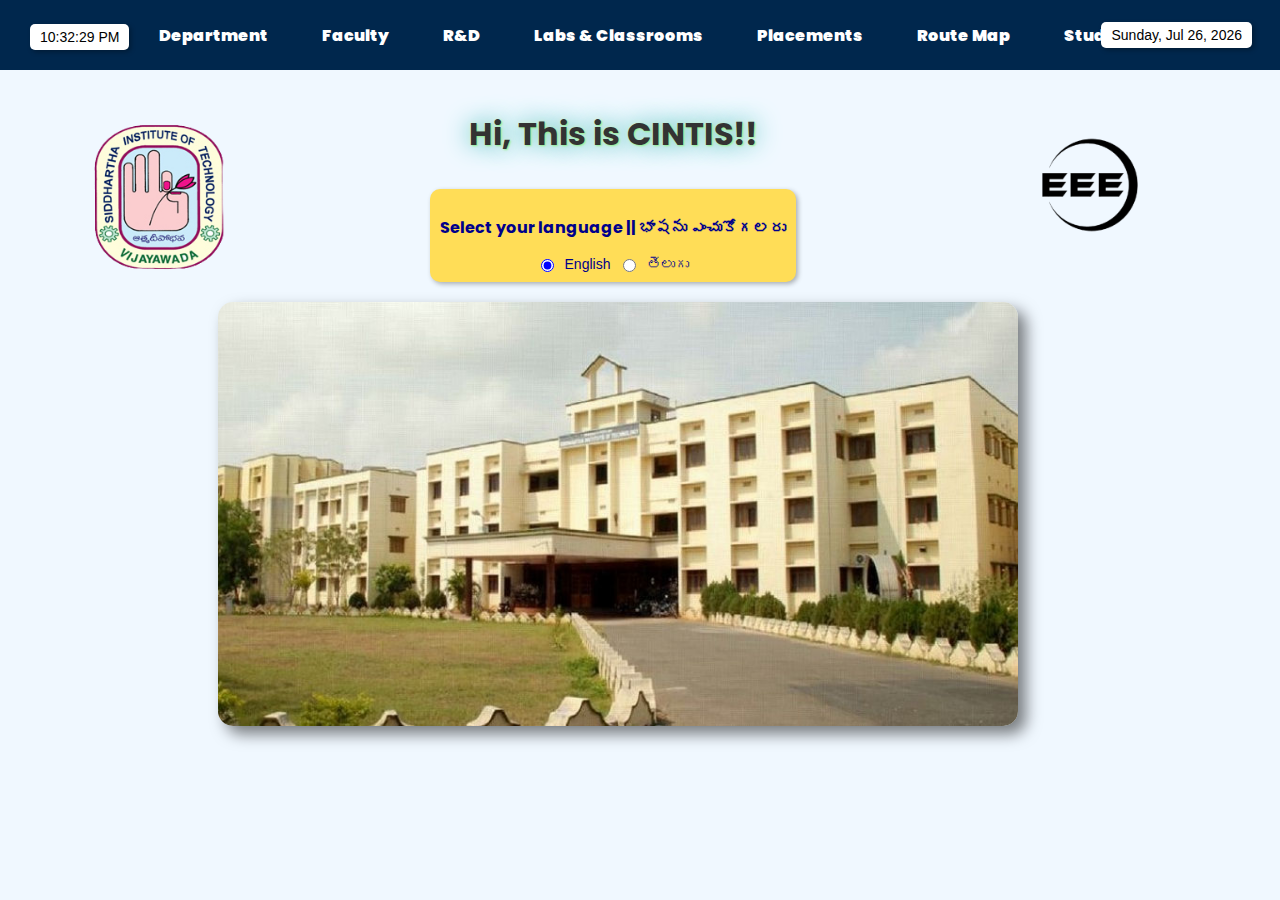
<file: index.html>
<!DOCTYPE html>
<html lang="en">
<head>
    <meta charset="UTF-8">
    <meta name="viewport" content="width=device-width, initial-scale=1.0">
    <title>EEE Department | PVPSIT</title>
    <link rel="stylesheet" href="styles.css">                                    
    <script src="scripts.js" defer></script>
    <style> 
        nav {
            display: flex;
            align-items: center;
            justify-content: center;
            height: 50px;
            color: white;
            position: sticky; /* Makes the navigation bar stick to the top */
            top: 0; /* Stick to the top of the viewport */
            z-index: 1000; /* Ensures it stays above other content */
        }

        .language-box {
            display: flex;
            flex-direction: column;
            justify-content: center;
            align-items: center;
            height: auto;
            padding: 10px;
            width: fit-content;
            background-color: #ffdd57;
            border-radius: 10px;
            box-shadow: 2px 2px 5px rgba(0, 0, 0, 0.3);
            color: darkblue;
            margin-top: 10px;
            text-align: center;
        }

        .language-box label {
            display: flex;
            align-items: center;
            gap: 8px;
            font-family: Arial, sans-serif;
            font-size: 14px;
        }

        .language-box input[type="radio"] {
            accent-color: blue;
        }

        nav ul {
            list-style: none;
            display: flex;
            justify-content: center;
            margin: 0 auto;
            padding: 0;
            width: 100%;
            text-align: center;
        }

        nav ul li {
            margin: 0 10px;
        }

        nav ul li a {
            text-decoration: none;
            color: white;
            font-size: 16px;
            font-weight: bold;
        }

        #date-box {
            position: absolute;
            top: 12px; /* Adjusted for better alignment */
            right: 8px;
            background-color: white;
            color: black;
            padding: 5px 10px;
            border-radius: 5px;
            font-family: Arial, sans-serif;
            font-size: 14px;
            box-shadow: 2px 2px 5px rgba(0, 0, 0, 0.3);
            text-align: center;
        }
        #time-box {
            position: absolute;
            top: 14px;
            left: 10px;
            background-color: white;
            color: black;
            padding: 5px 10px;
            border-radius: 5px;
            font-family: Arial, sans-serif;
            font-size: 14px;
            box-shadow: 2px 2px 5px rgba(0, 0, 0, 0.3);
            text-align: center;
        }
        #main-container {
            display: flex;
            justify-content: space-between;
            align-items: center;
            padding: 15px;
            margin-left: 75px;
            margin-right: 75px;
        }

        #title-container {
            display: flex;
            flex-direction: column;
            align-items: center; /* Centers child elements horizontally */
            justify-content: center; /* Centers child elements vertically if needed */
            text-align: center;
            flex-grow: 1;
        }

        #title-text {
            text-shadow: 1px 1px 2px lightgreen, 0 0 25px lightseagreen, 0 0 5px lightyellow;
        }
    </style>
</head>
<body>
    <header class="header" id = "myHeader">
        <nav>
            <ul>
                <li><a href="index.html"><b>Home</b></a></li>
                <li><a href="about.html"><b>Department</b></a></li>
                <li><a href="faculty.html"><b>Faculty</b></a></li>
                <li><a href="attendance.html"><b>R&D</b></a></li>
                <li><a href="labs.html"><b>Labs & Classrooms</b></a></li>
                <li><a href="activities.html"><b>Placements</b></a></li>
                <li><a href="General.html"><b>Route Map</b></a></li>
                <li><a href="student.html"><b>Student Activities</b></a></li>
            </ul>
            <div id="date-box"></div>
            <div id="time-box"></div>
        </nav>
    </header>

    <main>
        <div id="main-container">
            <img src="pvp.png" alt="College Logo" style="width: 145px;">
            <div id="title-container">
                <h1 id="title-text"><b>Hi, This is CINTIS!!</b></h1>
                <div class="language-box">
                    <p><b>Select your language  || భాషను ఎంచుకోగలరు</b></p>
                    <label>
                        <input type="radio" name="language" value="english" checked onclick="changeLanguage('english')">
                        English
                        <input type="radio" name="language" value="telugu"  onclick="changeLanguage('telugu')">
                        తెలుగు
                    </label>
                </div>
            </div>
            <img src="eee-removebg-preview.png" alt="Department Logo" style="width: 200px;">
        </div>
        <div style="margin: 2px; margin-right: 47px;">
            <div id="slideshow" style="max-width: 800px; margin: 0 auto; box-shadow: 8px 8px 15px rgba(0, 0, 0, 0.5); border-radius: 15px;">
                <img src="college.jpg" alt="Slide 1" style="width: 100%; display: none; border-radius: 15px;" onclick="playGreeting()">
                <img src="accm.jpg" alt="Slide 2" style="width: 100%; display: none; border-radius: 15px;" onclick="playGreeting()">
                <img src="iisname.jpg" alt="Slide 3" style="width: 100%; display: none; border-radius: 15px;" onclick="playGreeting()">
            </div>
        </div>
    </main>

    <audio id="greetingAudio" src="" preload="auto"></audio>

    <script>
        // Save original English text
        const originalText = {
            navLinks: Array.from(document.querySelectorAll("nav ul li a b")).map(link => link.textContent.trim()),
            title: document.getElementById("title-text").textContent.trim()
        };

        // Slideshow
        let slides = document.querySelectorAll("#slideshow img");
        let currentSlide = 0;

        function showSlide(index) {
            slides.forEach((slide, i) => {
                slide.style.display = i === index ? "block" : "none";
            });
        }

        setInterval(() => {
            currentSlide = (currentSlide + 1) % slides.length;
            showSlide(currentSlide);
        }, 3000);

        showSlide(currentSlide);

        // Language Transliteration
        const transliteration = {
            telugu: {
                "Home": "హోమ్",
                "Department": "డిపార్ట్మెంట్",
                "Faculty": "ప్రోఫెసర్స్",
                "R&D": "రీసెర్చ్",
                "Labs & Classrooms": "లాబ్స్ & క్లాస్రూమ్స్",
                "Placements": "ప్లేస్మెంట్స్",
                "Route Map": "రూట్ మ్యాప్",
                "Hi, This is CINTIS!!": "నమస్కారం, నా పేరు CINTIS!!",
                "Student Activities": "విద్యార్థి కార్యకలాపాలు"
            }
        };

        transliteration.english = {};
        originalText.navLinks.forEach((text, index) => {
            transliteration.english[text] = text;
        });
        transliteration.english[originalText.title] = originalText.title;

        // Audio greetings based on time
        const audioGreetings = {
            english: {
                morning: "good_morning.mp3",
                afternoon: "good_afternoon.mp3",
                evening: "good_evening.mp3"
            },
            telugu: {
                morning: "good_morning_tel.mp3",
                afternoon: "good_afternoon_tel.mp3",
                evening: "good_evening_tel.mp3"
            }
        };

        function getTimeBasedGreeting(language) {
            const currentHours = new Date().getHours();
            if (currentHours >= 5 && currentHours < 12) {
                return audioGreetings[language].morning;
            } else if (currentHours >= 12 && currentHours < 18) {
                return audioGreetings[language].afternoon;
            } else {
                return audioGreetings[language].evening;
            }
        }
        function updateTimeBox() {
            const timeBox = document.getElementById("time-box");
            const now = new Date();
            const formattedTime = now.toLocaleTimeString("en-US", {
                hour: "2-digit",
                minute: "2-digit",
                second: "2-digit"
            });
            timeBox.textContent = formattedTime;
            setTimeout(updateTimeBox, 1000);
        }

        document.addEventListener("DOMContentLoaded", () => {
            updateTimeBox(); // Start updating time
        });
        let shouldPlayGreeting = false; // Control variable for audio playback

        function changeLanguage(language) {
            // Save selected language in localStorage
            localStorage.setItem("preferredLanguage", language);

            // Transliterate the navigation links
            document.querySelectorAll("nav ul li a b").forEach((link, index) => {
                const text = originalText.navLinks[index];
                link.textContent = transliteration[language][text] || text;
            });

            // Transliterate the title text
            const titleText = document.getElementById("title-text");
            titleText.textContent = transliteration[language][originalText.title] || originalText.title;

            // Change greeting audio source
            const greetingAudio = document.getElementById('greetingAudio');
            greetingAudio.src = getTimeBasedGreeting(language);

            // Enable audio playback only for subsequent slideshow clicks
            shouldPlayGreeting = true;
        }

        document.addEventListener('DOMContentLoaded', () => {
            const savedLanguage = localStorage.getItem("preferredLanguage") || "english";
            document.querySelector(`input[name="language"][value="${savedLanguage}"]`).checked = true;
            changeLanguage(savedLanguage);
        });

        function playGreeting() {
            if (shouldPlayGreeting) {
                const language = document.querySelector('input[name="language"]:checked').value;
                const greetingAudio = document.getElementById('greetingAudio');
                greetingAudio.src = getTimeBasedGreeting(language);
                greetingAudio.play();
            }
        }
        window.onscroll = function() {myFunction()};

var header = document.getElementById("myHeader");
var sticky = header.offsetTop;

function myFunction() {
  if (window.pageYOffset > sticky) {
    header.classList.add("sticky");
  } else {
    header.classList.remove("sticky");
  }
}

        function updateDateBox() {
            const dateBox = document.getElementById("date-box");
            const now = new Date();
            const options = { weekday: "long", year: "numeric", month: "short", day: "numeric" };
            const formattedDate = now.toLocaleDateString("en-US", options);
            dateBox.textContent = formattedDate;
        }

        // Call the function on page load
        document.addEventListener("DOMContentLoaded", updateDateBox);

        // Attach click event listeners to slideshow images
        slides.forEach((slide) => {
            slide.addEventListener('click', playGreeting);
        });

        // Default language setup
        changeLanguage('english');
    </script>

</body>
</html>
</file>
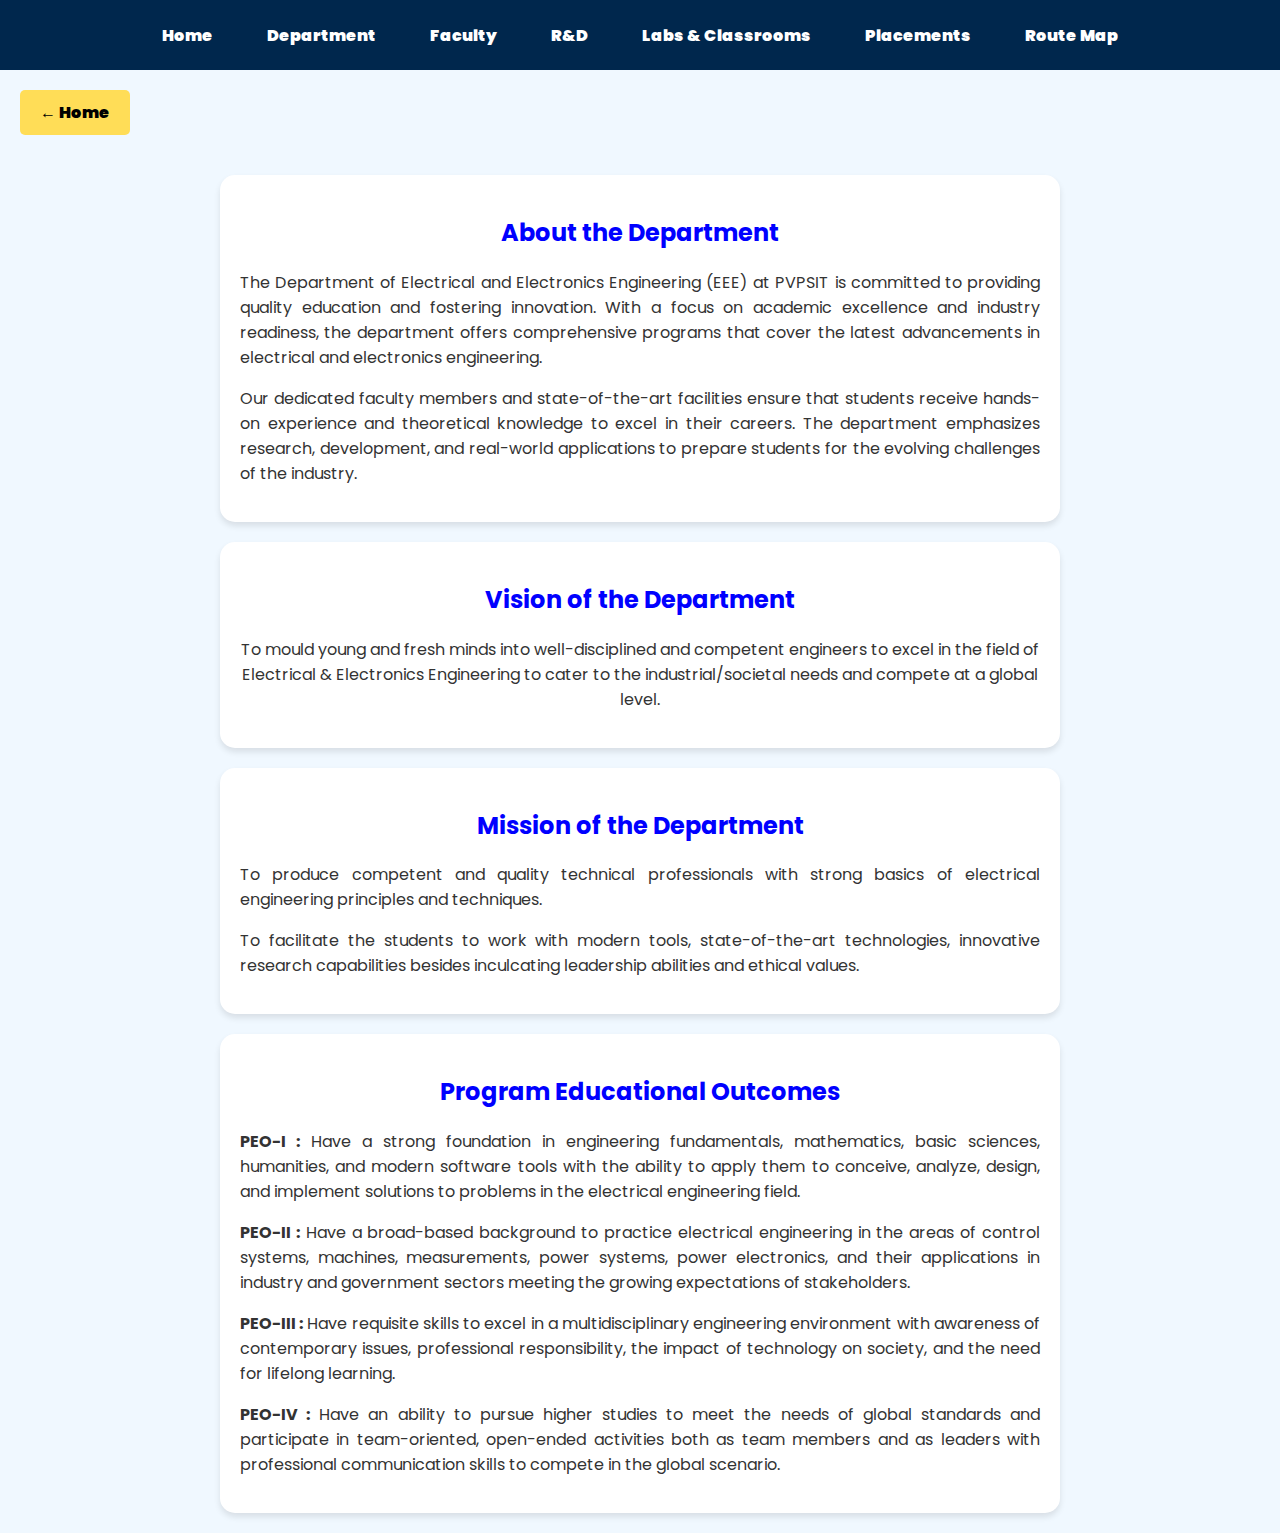
<file: about.html>
<!DOCTYPE html>
<html lang="en">
<head> 
    <meta charset="UTF-8">
    <meta name="viewport" content="width=device-width, initial-scale=1.0">
    <title>About Department | EEE Department</title>
    <link rel="stylesheet" href="styles.css">
    <script src="scripts.js" defer></script>
    <style>
        .language-box {
            display:none;
        }

        .language-box label {
            display:none;
        }

        nav {
            display: flex;
            align-items: center;
            justify-content: center;
            height: 50px;
            color: white;
            position: relative; /* Makes the navigation bar stick to the top */
            top: 0; /* Stick to the top of the viewport */
            z-index: 1000; /* Ensures it stays above other content */
            width: 100%;
        }

        .language-box input[type="radio"] {
            display:none;
        }

        nav ul {
            list-style: none;
            display: flex;
            justify-content: center;
            padding: 0;
            color: white;
        }

        nav ul li {
            margin: 0 10px;
        }

        nav ul li a {
            text-decoration: none;
            color: white;
            font-size: 16px;
            font-weight: bold;
        }

        .back-btn {
            margin: 20px;
            padding: 10px 20px;
            background-color: #007bff;
            color: white;
            border: none;
            border-radius: 5px;
            font-size: 16px;
            font-weight: bold;
            cursor: pointer;
            text-align: center;
            font-family: 'Poppins';
        }

        .back-btn:hover {
            background-color: #0056b3;
        }
    </style>
</head>
<body>
    <header>
        <div class="language-box">
            <label>
                <input type="radio" name="language" value="english" onclick="changeLanguage('english')">
            </label>
            <label>
                <input type="radio" name="language" value="telugu" onclick="changeLanguage('telugu')">
            </label>
        </div>
        <nav>
            <ul>
                <li><a href="index.html"><b>Home</b></a></li>
                <li><a href="about.html"><b>Department</b></a></li>
                <li><a href="faculty.html"><b>Faculty</b></a></li>
                <li><a href="attendance.html"><b>R&D</b></a></li>
                <li><a href="labs.html"><b>Labs & Classrooms</b></a></li>
                <li><a href="activities.html"><b>Placements</b></a></li>
                <li><a href="General.html"><b>Route Map</b></a></li>
            </ul>
        </nav>
    </header>
    <main>
        <button class="back-btn" id="backBtn" onclick="playThankYouAudio()"><b>← Home</b></button>
        <div class="section">
            <h2 style="text-align: center; color: blue;">About the Department</h2>
            <p style="text-align: justify;">
                The Department of Electrical and Electronics Engineering (EEE) at PVPSIT is committed to providing quality education and fostering innovation. With a focus on academic excellence and industry readiness, the department offers comprehensive programs that cover the latest advancements in electrical and electronics engineering.
            </p>
            <p style="text-align: justify;">
                Our dedicated faculty members and state-of-the-art facilities ensure that students receive hands-on experience and theoretical knowledge to excel in their careers. The department emphasizes research, development, and real-world applications to prepare students for the evolving challenges of the industry.
            </p>
        </div>
        <div class="section">
            <h2 style="text-align: center; color: blue;">Vision of the Department</h2>
            <p style="text-align: center;">
                To mould young and fresh minds into well-disciplined and competent engineers to excel in the field of Electrical & Electronics Engineering to cater to the industrial/societal needs and compete at a global level.
            </p>
        </div>
        <div class="section">
            <h2 style="text-align: center; color: blue;">Mission of the Department</h2>
            <p style="text-align: justify;">
                To produce competent and quality technical professionals with strong basics of electrical engineering principles and techniques.
            </p>
            <p style="text-align: justify;">
                To facilitate the students to work with modern tools, state-of-the-art technologies, innovative research capabilities besides inculcating leadership abilities and ethical values.
            </p>
        </div>
        <div class="section">
            <h2 style="text-align: center; color: blue;">Program Educational Outcomes</h2>
            <p style="text-align: justify;">
                <b>PEO-I :</b> Have a strong foundation in engineering fundamentals, mathematics, basic sciences, humanities, and modern software tools with the ability to apply them to conceive, analyze, design, and implement solutions to problems in the electrical engineering field.
            </p>
            <p style="text-align: justify;">
                <b>PEO-II :</b> Have a broad-based background to practice electrical engineering in the areas of control systems, machines, measurements, power systems, power electronics, and their applications in industry and government sectors meeting the growing expectations of stakeholders.
            </p>
            <p style="text-align: justify;">
                <b>PEO-III :</b> Have requisite skills to excel in a multidisciplinary engineering environment with awareness of contemporary issues, professional responsibility, the impact of technology on society, and the need for lifelong learning.
            </p>
            <p style="text-align: justify;">
                <b>PEO-IV :</b> Have an ability to pursue higher studies to meet the needs of global standards and participate in team-oriented, open-ended activities both as team members and as leaders with professional communication skills to compete in the global scenario.
            </p>
        </div>
    </main>

    <!-- Audio elements for different sections -->
    <audio id="thankYouAudioEnglish" src="thank_you.mp3" preload="auto"></audio>
    <audio id="thankYouAudioTelugu" src="thank_you_tel.mp3" preload="auto"></audio>
    <audio id="aboutAudio" src="about.mp3" preload="auto"></audio>
    <audio id="visionAudio" src="vision.mp3" preload="auto"></audio>
    <audio id="missionAudio" src="mission.mp3" preload="auto"></audio>

    <script>
        let currentAudio = null;

        function playThankYouAudio() {
            const language = localStorage.getItem("preferredLanguage") || "english";
            const audioId = language === "telugu" ? "thankYouAudioTelugu" : "thankYouAudioEnglish";

            if (currentAudio) {
                currentAudio.pause();
                currentAudio.currentTime = 0;
            }

            currentAudio = document.getElementById(audioId);
            currentAudio.play();
            setTimeout(() => {
                localStorage.setItem("preferredLanguage", "english"); // Reset language to English
                window.location.href = "index.html";
            }, 3000); 
            // Wait for 3 seconds before redirect
        }

    function playAudio(audioId) {
    if (currentAudio) {
        currentAudio.pause();
        currentAudio.currentTime = 0;
    }

    currentAudio = document.getElementById(audioId);
    currentAudio.play();
}

function toggleAudio(audioId) {
    if (currentAudio && currentAudio.id === audioId) {
        currentAudio.pause();
        currentAudio.currentTime = 0;
        currentAudio = null;
    } else {
        playAudio(audioId);
    }
}

// Update language switching and back button functionality as before
// ...

// Example usage of toggleAudio
document.querySelectorAll('.section').forEach(section => {
    section.addEventListener('click', () => {
        let audioId;
        switch (section.querySelector('h2').textContent.trim()) {
            case "About the Department":
                audioId = "aboutAudio";
                break;
            case "Vision of the Department":
                audioId = "visionAudio";
                break;
            case "Mission of the Department":
                audioId = "missionAudio";
                break;
            default:
                return;
        }
        toggleAudio(audioId);
    });
});

        const transliteration = {
            telugu: {
                "Home": "హోమ్",
                "Department": "డిపార్ట్మెంట్",
                "Faculty": "ప్రోఫెసర్స్",
                "R&D": "రీసెర్చ్",
                "Labs & Classrooms": "లాబ్స్ & క్లాస్రూమ్స్",
                "Placements": "ప్లేస్మెంట్స్",
                "Route Map": "రూట్ మ్యాప్",
                "← Home ": "← హోమ్"
            },
            english: {
                "హోమ్": "Home",
                "డిపార్ట్మెంట్": "Department",
                "ప్రోఫెసర్స్": "Faculty",
                "రీసెర్చ్": "R&D",
                "లాబ్స్ & క్లాస్రూమ్స్": "Labs & Classrooms",
                "ప్లేస్మెంట్స్": "Placements",
                "రూట్ మ్యాప్": "Route Map",
                "← Home": "← Home"
            }
        };

        function changeLanguage(language) {
            localStorage.setItem("preferredLanguage", language);

            // Change text of navigation links
            const navLinks = document.querySelectorAll("nav ul li a b");
            navLinks.forEach(link => {
                link.textContent = transliteration[language][link.textContent] || link.textContent;
            });

            // Update "Back" button text
            const backBtn = document.getElementById("backBtn");
            backBtn.innerHTML = `<b>${transliteration[language]["← Home"] || "← హోమ్"}</b>`;
        }

        function applySavedLanguage() {
            const savedLanguage = localStorage.getItem("preferredLanguage") || "english";
            document.querySelector(`input[name="language"][value="${savedLanguage}"]`).checked = true;
            changeLanguage(savedLanguage);
        }

        // Apply the saved language on page load
        document.addEventListener('DOMContentLoaded', applySavedLanguage);
    </script>
</body>
</html>
</file>
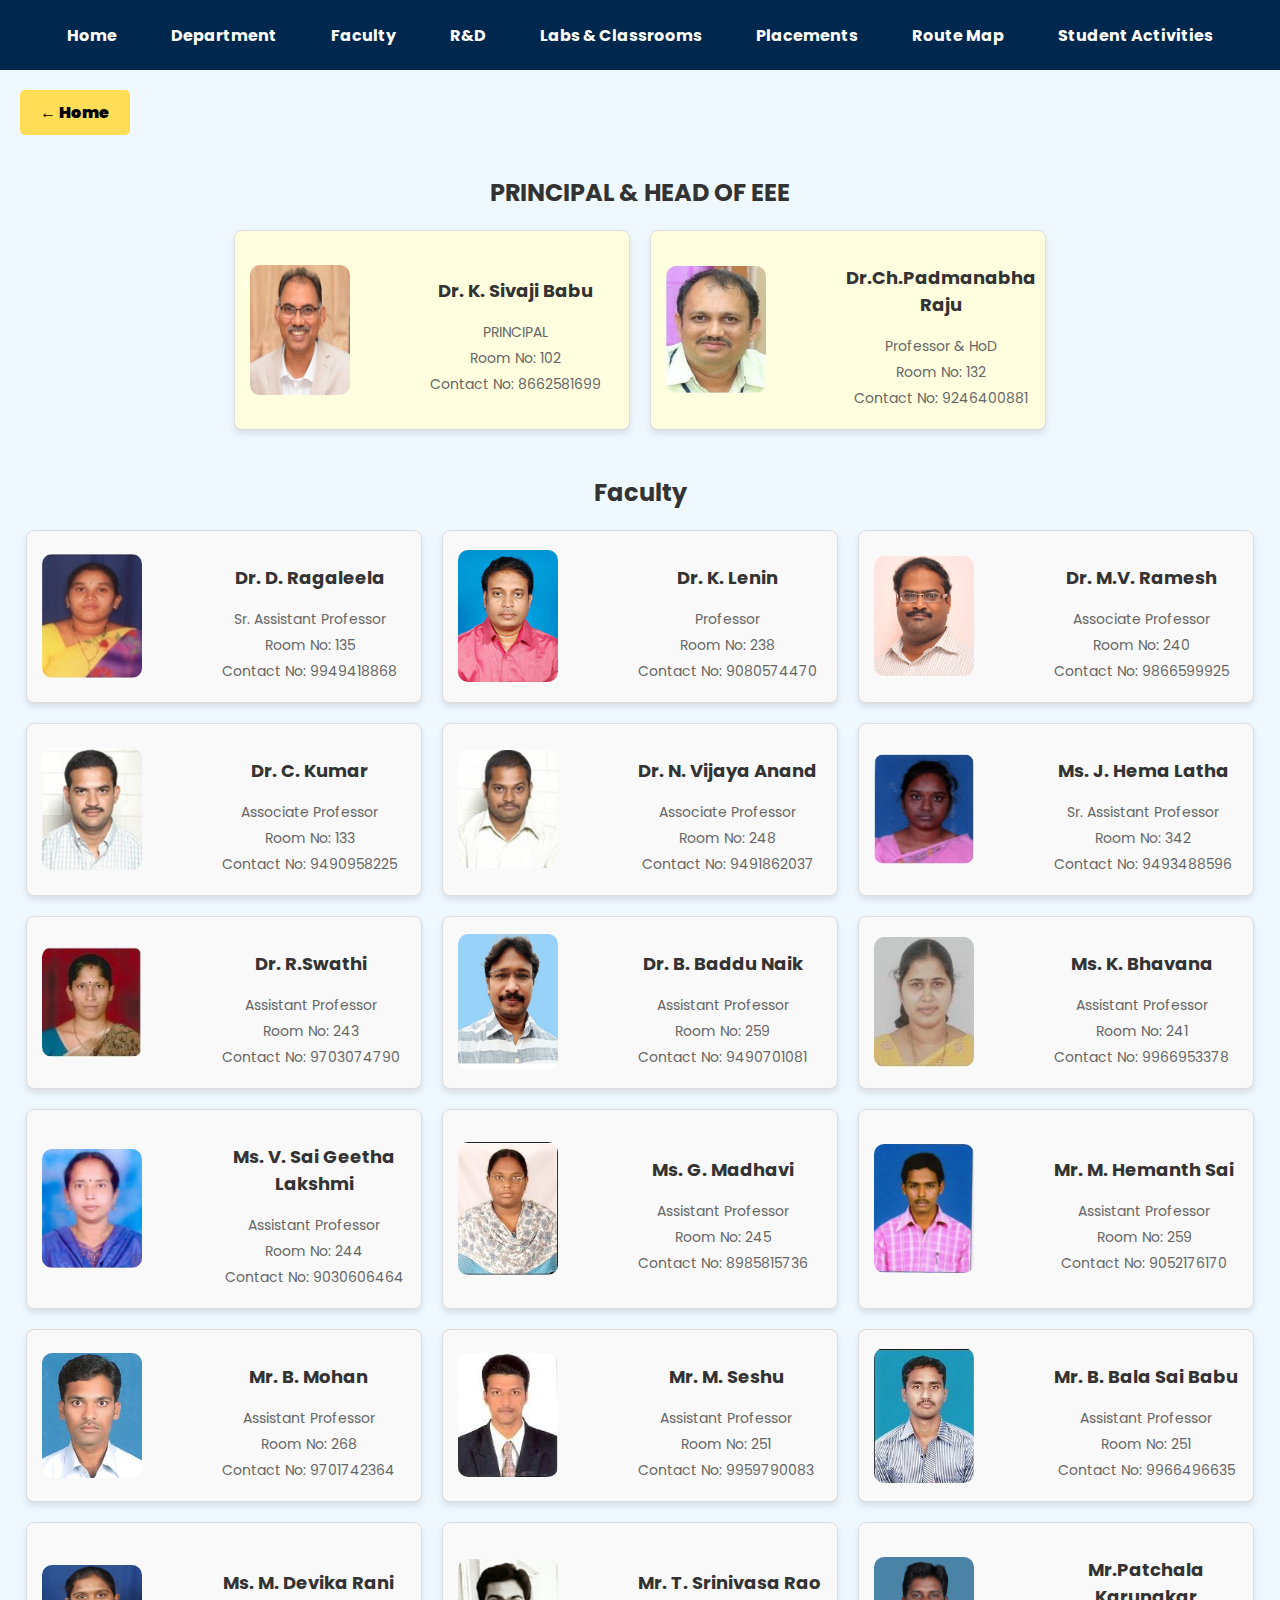
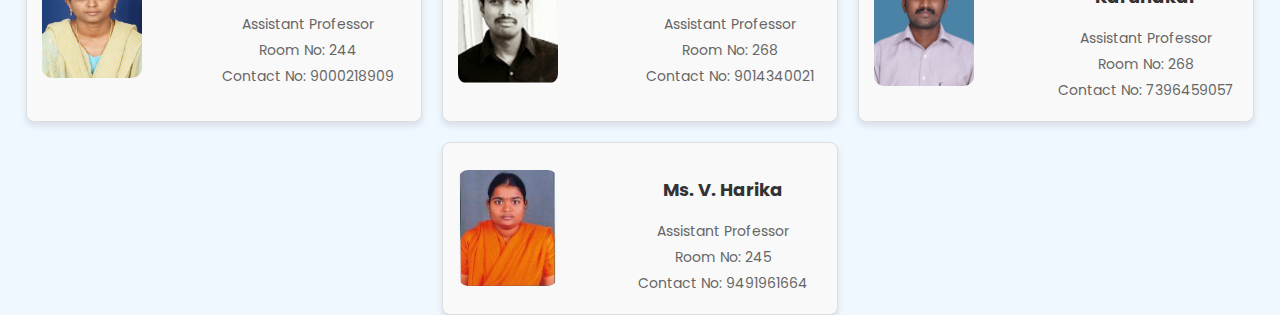
<file: faculty.html>
<!DOCTYPE html>
<html lang="en">
<head>
    <meta charset="UTF-8">
    <meta name="viewport" content="width=device-width, initial-scale=1.0">
    <title>Faculty | EEE Department</title>
    <link rel="stylesheet" href="styles.css">
    <script src="scripts.js" defer></script>
</head>
<style>
    .language-box {
        display:none;
    }

    .language-box label {
        display:none;
    }

    nav {
        position: relative;
        display: flex;
        align-items: center;
        justify-content: center;
        height: 50px;
        color: white;
    }

    .language-box input[type="radio"] {
        display:none;
    }

    .grid-item {
        display: flex;
        align-items: center;
        background-color: #f9f9f9;
        padding: 15px;
        border: 1px solid #ddd;
        border-radius: 8px;
        box-shadow: 0 4px 6px rgba(0, 0, 0, 0.1);
        transition: all 0.3s ease;
    }

    .grid-item img {
        width: 100px;
        border-radius: 10px;
        margin-right: 15px;
    }

    .grid-item h3 {
        margin: 2;
        margin-left: 65px;
        font-size: 18px;
        color: #333;
    }

    .grid-item p {
        margin: 5px 0;
        margin-left: 65px;
        font-size: 14px;
        color: #666;
    }

    .grid-item:hover {
        background-color: lightgreen;
        transform: scale(1.05);
        cursor: pointer;
    }

    .grid-item.active {
        background-color: #d1e7dd;
        border: 2px solid #0f5132;
    }

    .back-btn {
            margin: 20px;
            padding: 10px 20px;
            background-color: #007bff;
            color: white;
            border: none;
            border-radius: 5px;
            font-size: 16px;
            font-weight: bold;
            cursor: pointer;
            text-align: center;
            font-family: 'Poppins';
        }
        .header.fixed {
   
   box-shadow: 0 2px 5px rgba(0, 0, 0, 0.3);
   position: fixed; /* Change to fixed position */
   top: 0;
   width: 100%;
   z-index: 1000;
}
</style>
<body>
    <header id = "header">
        <div class="language-box">
            <label>
                <input type="radio" name="language" id="englishRadio" value="english" checked onclick="changeLanguage('english')">
            </label>
            <label>
                <input type="radio" name="language" id="teluguRadio" value="telugu" onclick="changeLanguage('telugu')">
            </label>
        </div>
        <nav>
            <ul>
                <li><a href="index.html"><b class="translatable">Home</b></a></li>
                <li><a href="about.html"><b class="translatable">Department</b></a></li>
                <li><a href="faculty.html"><b class="translatable">Faculty</b></a></li>
                <li><a href="attendance.html"><b class="translatable">R&D</b></a></li>
                <li><a href="labs.html"><b class="translatable">Labs & Classrooms</b></a></li>
                <li><a href="activities.html"><b class="translatable">Placements</b></a></li>
                <li><a href="General.html"><b class="translatable">Route Map</b></a></li>
                <li><a href="student.html"><b>Student Activities</b></a></li>
            </ul>
        </nav>
    </header>
    <main>
        <button class="back-btn" id="backBtn" onclick="playThankYouAudio()"><b class="translatable"> ← Home </b></button>
        <h2 style="text-align: center;" class="translatable">PRINCIPAL & HEAD OF EEE</h2>
        <div class="grid">
            <div class="grid-item" onclick="handleGridItemClick('principal')" style="background-color: lightyellow;">
                <img src="principal.jpg" alt="Faculty Image" style="width:100px">
                <div>
                    <h3 class="translatable">Dr. K. Sivaji Babu</h3>
                     <p class="translatable">PRINCIPAL</p>
                     <p class="translatable">Room No: 102</p>
                      <p class="translatable">Contact No: 8662581699</p>
                </div>
            </div>
            <div class="grid-item" onclick="handleGridItemClick('hod')" style="background-color: lightyellow;"">
                <img src="hod.jpg" alt="Faculty Image" style="width:100px">
                <div>
                    <h3 class="translatable">Dr.Ch.Padmanabha Raju</h3>
                     <p class="translatable">Professor & HoD</p>
                     <p class="translatable">Room No: 132</p>
                      <p class="translatable">Contact No: 9246400881</p>
                </div>
            </div>
        </div>
        <br>
        <h2 style="text-align: center;" class="translatable">Faculty</h2>
        <div class="grid">
            <!-- Repeat for 20 faculty members -->
            <div class="grid-item" onclick="handleGridItemClick('ragaleela')">
                <img src="ragaleela.png" alt="Faculty Image" style="width:100px">
                <div>
                    <h3 class="translatable">Dr. D. Ragaleela</h3>
                     <p class="translatable">Sr. Assistant Professor</p>
                     <p class="translatable">Room No: 135</p>
                      <p class="translatable">Contact No: 9949418868</p>
                </div>
            </div>
            <div class="grid-item" onclick="handleGridItemClick('lenin')">
                <img src="lenin.jpg" alt="Faculty Image" style="width:100px">
                <div>
                <h3 class="translatable">Dr. K. Lenin</h3>
                 <p class="translatable">Professor</p>
                 <p class="translatable">Room No: 238</p>
                  <p class="translatable">Contact No: 9080574470</p>
                </div>
            </div>
            <div class="grid-item" onclick="handleGridItemClick('ramesh')">
                <img src="ramesh.jpg" alt="Faculty Image" style="width:100px">
                <div>
                <h3 class="translatable">Dr. M.V. Ramesh</h3>
                 <p class="translatable">Associate Professor</p>
                 <p class="translatable">Room No: 240</p>
                  <p class="translatable">Contact No: 9866599925</p>
                </div>
            </div>
            <div class="grid-item" onclick="handleGridItemClick('kumar')">
                <img src="kumar.jpg" alt="Faculty Image" style="width:100px">
                <div>
                <h3 class="translatable">Dr. C. Kumar</h3>
                 <p class="translatable">Associate Professor</p>
                 <p class="translatable">Room No: 133</p>
                  <p class="translatable">Contact No: 9490958225</p>
                </div>
            </div>
            <div class="grid-item" onclick="handleGridItemClick('vjanand')">
                <img src="vjanand.jpg" alt="Faculty Image" style="width:100px">
                <div>
                <h3 class="translatable">Dr. N. Vijaya Anand</h3>
                 <p class="translatable">Associate Professor</p>
                 <p class="translatable">Room No: 248</p>
                  <p class="translatable">Contact No: 9491862037</p>
                </div>
            </div>
            <div class="grid-item" onclick="handleGridItemClick('hemalatha')">
                <img src="hemalatha.jpg" alt="Faculty Image" style="width:100px">
                <div>
                <h3 class="translatable">Ms. J. Hema Latha</h3>
                 <p class="translatable">Sr. Assistant Professor</p>
                 <p class="translatable">Room No: 342</p>
                  <p class="translatable">Contact No: 9493488596</p>
                </div>
            </div>
            <div class="grid-item" onclick="handleGridItemClick('swathi')">
                <img src="swathi.jpg" alt="Faculty Image" style="width:100px">
                <div>
                <h3 class="translatable">Dr. R.Swathi</h3>
                 <p class="translatable">Assistant Professor</p>
                 <p class="translatable">Room No: 243</p>
                  <p class="translatable">Contact No: 9703074790</p>
                </div>
            </div>
            <div class="grid-item" onclick="handleGridItemClick('baddu')">
                <img src="baddu.jpg" alt="Faculty Image" style="width:100px">
                <div>
                <h3 class="translatable">Dr. B. Baddu Naik</h3>
                 <p class="translatable">Assistant Professor</p>
                 <p class="translatable">Room No: 259</p>
                  <p class="translatable">Contact No: 9490701081</p>
                </div>
            </div>
            <div class="grid-item" onclick="handleGridItemClick('bhavana')">
                <img src="bhavana.jpg" alt="Faculty Image" style="width:100px">
                <div>
                <h3 class="translatable">Ms. K. Bhavana</h3>
                 <p class="translatable">Assistant Professor</p>
                 <p class="translatable">Room No: 241</p>
                  <p class="translatable">Contact No: 9966953378</p>
                </div>
            </div>
            <div class="grid-item" onclick="handleGridItemClick('sgl')">
                <img src="sgl.jpg" alt="Faculty Image" style="width:100px">
                <div>
                <h3 class="translatable">Ms. V. Sai Geetha Lakshmi</h3>
                 <p class="translatable">Assistant Professor</p>
                 <p class="translatable">Room No: 244</p>
                  <p class="translatable">Contact No: 9030606464</p>
                </div>
            </div>
            <div class="grid-item" onclick="handleGridItemClick('madhavi')">
                <img src="madhavi.jpg" alt="Faculty Image" style="width:100px">
                <div>
                <h3 class="translatable">Ms. G. Madhavi</h3>
                 <p class="translatable">Assistant Professor</p>
                 <p class="translatable">Room No: 245</p>
                  <p class="translatable">Contact No: 8985815736</p>
                </div>
            </div>
            <div class="grid-item" onclick="handleGridItemClick('hemanth')">
                <img src="hemanth.jpg" alt="Faculty Image" style="width:100px">
                <div>
                <h3 class="translatable">Mr. M. Hemanth Sai</h3>
                 <p class="translatable">Assistant Professor</p>
                 <p class="translatable">Room No: 259</p>
                  <p class="translatable">Contact No: 9052176170</p>
                </div>
            </div>
            <div class="grid-item" onclick="handleGridItemClick('mohan')">
                <img src="mohan.jpg" alt="Faculty Image" style="width:100px">
                <div>
                <h3 class="translatable">Mr. B. Mohan</h3>
                 <p class="translatable">Assistant Professor</p>
                 <p class="translatable">Room No: 268</p>
                  <p class="translatable">Contact No: 9701742364</p>
                </div>
            </div>
            <div class="grid-item" onclick="handleGridItemClick('seshu')">
                <img src="seshu.jpg" alt="Faculty Image" style="width:100px">
                <div>
                <h3 class="translatable">Mr. M. Seshu</h3>
                 <p class="translatable">Assistant Professor</p>
                 <p class="translatable">Room No: 251</p>
                  <p class="translatable">Contact No: 9959790083</p>
                </div>
            </div>
            <div class="grid-item" onclick="handleGridItemClick('balasaibabu')">
                <img src="balasaibabu.jpg" alt="Faculty Image" style="width:100px">
                <div>
                <h3 class="translatable">Mr. B. Bala Sai Babu</h3>
                 <p class="translatable">Assistant Professor</p>
                 <p class="translatable">Room No: 251</p>
                 <p class="translatable">Contact No: 9966496635</p>
                </div>
            </div>
            <div class="grid-item" onclick="handleGridItemClick('devikarani')">
                <img src="devikarani.png" alt="Faculty Image" style="width:100px">
                <div>
                <h3 class="translatable">Ms. M. Devika Rani</h3>
                 <p class="translatable">Assistant Professor</p>
                 <p class="translatable">Room No: 244</p>
                 <p class="translatable">Contact No: 9000218909</p>
                </div>
            </div>
            <div class="grid-item" onclick="handleGridItemClick('tsr')">
                <img src="tsr.jpg" alt="Faculty Image" style="width:100px">
                <div>
                <h3 class="translatable">Mr. T. Srinivasa Rao</h3>
                 <p class="translatable">Assistant Professor</p>
                 <p class="translatable">Room No: 268</p>
                 <p class="translatable">Contact No: 9014340021</p>
                </div>
            </div>
            <div class="grid-item" onclick="handleGridItemClick('krnkr')">
                <img src="krnkr.jpg" alt="Faculty Image" style="width:100px">
                <div>
                <h3 class="translatable">Mr.Patchala Karunakar</h3>
                 <p class="translatable">Assistant Professor</p>
                 <p class="translatable">Room No: 268</p>
                 <p class="translatable">Contact No: 7396459057</p>
                </div>
            </div>
            <div class="grid-item" onclick="handleGridItemClick('harika')">
                <img src="harika.jpg" alt="Faculty Image" style="width:100px">
                <div>
                <h3 class="translatable">Ms. V. Harika</h3>
                 <p class="translatable">Assistant Professor</p>
                 <p class="translatable">Room No: 245</p>
                 <p class="translatable">Contact No: 9491961664</p>
                </div>
            </div>
        </div>
    </main>
    <audio id="thankYouAudioEnglish" src="thank_you.mp3" preload="auto"></audio>
    <audio id="thankYouAudioTelugu" src="thank_you_tel.mp3" preload="auto"></audio>
    <audio id="principalAudioEnglish" src="principal.mp3" preload="auto"></audio>
    <audio id="principalAudioTelugu" src="principal_telugu.mp3" preload="auto"></audio>
    <audio id="hodAudioEnglish" src="hod_telugu.mp3" preload="auto"></audio>
    <audio id="hodAudioTelugu" src="hod.mp3" preload="auto"></audio>
    <audio id="ragaleelaAudioTelugu" src="ragaleela_telugu.mp3" preload="auto"></audio>
    <audio id="ragaleelaAudioEnglish" src="ragaleela.mp3" preload="auto"></audio>
    <audio id="leninAudioTelugu" src="lenin_telugu.mp3" preload="auto"></audio>
    <audio id="leninAudioEnglish" src="lenin.mp3" preload="auto"></audio>
    <audio id="harikaAudioTelugu" src="harika_telugu.mp3" preload="auto"></audio>
    <audio id="harikaAudioEnglish" src="harika.mp3" preload="auto"></audio>
    <audio id="krnkrAudioTelugu" src="karunakar_telugu.mp3" preload="auto"></audio>
    <audio id="krnkrAudioEnglish" src="karunakar.mp3" preload="auto"></audio>
    <audio id="tsrAudioTelugu" src="srinivasa_telugu.mp3" preload="auto"></audio>
    <audio id="tsrAudioEnglish" src="srinivasa.mp3" preload="auto"></audio>
    <audio id="devikaraniAudioTelugu" src="devikarani_telugu.mp3" preload="auto"></audio>
    <audio id="devikaraniAudioEnglish" src="devikarani.mp3" preload="auto"></audio>
    <audio id="balasaibabuAudioTelugu" src="balasaibabu_telugu.mp3" preload="auto"></audio>
    <audio id="balasaibabuAudioEnglish" src="saibabu.mp3" preload="auto"></audio>
    <audio id="seshuAudioTelugu" src="seshu_telugu.mp3" preload="auto"></audio>
    <audio id="seshuAudioEnglish" src="seshu.mp3" preload="auto"></audio>
    <audio id="mohanAudioTelugu" src="mohan_telugu.mp3" preload="auto"></audio>
    <audio id="mohanAudioEnglish" src="mohan.mp3" preload="auto"></audio>
    <audio id="hemanthAudioTelugu" src="hemanth_telugu.mp3" preload="auto"></audio>
    <audio id="hemanthAudioEnglish" src="hemanth.mp3" preload="auto"></audio>
    <audio id="madhaviAudioTelugu" src="madhavi_telugu.mp3" preload="auto"></audio>
    <audio id="madhaviAudioEnglish" src="madhavi.mp3" preload="auto"></audio>
    <audio id="sglAudioTelugu" src="saigeetha_telugu.mp3" preload="auto"></audio>
    <audio id="sglAudioEnglish" src="saigeetha.mp3" preload="auto"></audio>
    <audio id="bhavanaAudioTelugu" src="bhavana_telugu.mp3" preload="auto"></audio>
    <audio id="bhavanaAudioEnglish" src="bhavana (2).mp3" preload="auto"></audio>
    <audio id="badduAudioTelugu" src="baddu_telugu.mp3" preload="auto"></audio>
    <audio id="badduAudioEnglish" src="baddu.mp3" preload="auto"></audio>
    <audio id="swathiAudioTelugu" src="swathi_telugu.mp3" preload="auto"></audio>
    <audio id="swathiAudioEnglish" src="swathi.mp3" preload="auto"></audio>
    <audio id="hemalathaAudioTelugu" src="hemaltha_telugu.mp3" preload="auto"></audio>
    <audio id="hemalathaAudioEnglish" src="hemalatha.mp3" preload="auto"></audio>
    <audio id="vjanandAudioTelugu" src="vijayaanand_telugu.mp3" preload="auto"></audio>
    <audio id="vjanandAudioEnglish" src="vijayanand.mp3" preload="auto"></audio>
    <audio id="kumarAudioTelugu" src="kummar_telugu.mp3" preload="auto"></audio>
    <audio id="kumarAudioEnglish" src="kumar.mp3" preload="auto"></audio>
    <audio id="rameshAudioTelugu" src="ramesh_telugu.mp3" preload="auto"></audio>
    <audio id="rameshAudioEnglish" src="ramesh.mp3" preload="auto"></audio>
    <script> 
    let currentAudio = null;
    const englishToTelugu = {
                "Home": "హోమ్",
                "Department": "డిపార్ట్మెంట్",
                "Faculty": "ప్రొఫెసర్స్",
                "R&D": "రీసెర్చ్",
                "Labs & Classrooms": "లాబ్స్ & క్లాస్రూమ్స్",
                "Placements": "ప్లేస్మెంట్స్",
                "Route Map": "రూట్ మ్యాప్",
                " ← Home ": " ← హోమ్ ",
                "Dr.Ch.Padmanabha Raju": "Dr. Ch.పద్మనాభరాజు",
                "Professor & HoD": "ప్రొఫెసర్ & హెచ్‌.ఒడీ",
                "Room No: 132": "రూమ్ నో: 132",
                "Contact No: 9246400881": "ఫోన్ : 9246400881",
                "Dr. D. Ragaleela": "Dr. D. రాగలీల",
                "Sr. Assistant Professor": "సీనియర్ అసిస్టెంట్ ప్రొఫెసర్",
                "Room No: 135": "రూమ్ నో: 135",
                "Contact No: 9949418868": "ఫోన్ : 9949418868",
                "Dr. K. Lenin": "Dr. కే. లెనిన్",
                "Professor": "ప్రొఫెసర్",
                "Room No: 238": "రూమ్ నో: 238",
                "Contact No: 9080574470": "ఫోన్ : 9080574470",
                "Dr. M.V. Ramesh": "Dr. ఎం.వి. రామేశ్",
                "Associate Professor": "అసోసియేట్  ప్రొఫెసర్",
                "Room No: 240": "రూమ్ నో: 240",
                "Contact No: 9866599925": "ఫోన్ : 9866599925",
                "Dr. C. Kumar": "Dr. C. కుమార్",
                "Associate Professor": "అసోసియేట్  ప్రొఫెసర్",
                "Room No: 133": "రూమ్ నో: 133",
                "Contact No: 9490958225": "ఫోన్ : 9490958225",
                "Dr. N. Vijaya Anand": "Dr.N. విజయ ఆనంద్",
                "Associate Professor": "అసోసియేట్  ప్రొఫెసర్",
                "Room No: 248": "రూమ్ నో: 248",
                "Contact No: 9491862037": "ఫోన్ : 9491862037",
                "Ms. J. Hema Latha": "Ms. J. హేమలత",
                "Sr. Assistant Professor": "సీనియర్ అసిస్టెంట్ ప్రొఫెసర్",
                "Room No: 342": "రూమ్ నో: 342",
                "Contact No: 9493488596": "ఫోన్ : 9493488596",
                "Dr. R.Swathi": "Dr. R. స్వాతి",
                "Assistant Professor": "అసిస్టెంట్ ప్రొఫెసర్",
                "Room No: 243": "రూమ్ నో: 243",
                "Contact No: 9703074790": "ఫోన్ : 9703074790",
                "Dr. B. Baddu Naik": "Dr. B. బడ్డు నాయక్",
                "Assistant Professor": "అసిస్టెంట్ ప్రొఫెసర్",
                "Room No: 259": "రూమ్ నో: 259",
                "Contact No: 9490701081": "ఫోన్ : 9490701081",
                "Ms. K. Bhavana": "Ms. K. భావన",
                "Assistant Professor": "అసిస్టెంట్ ప్రొఫెసర్",
                "Room No: 241": "రూమ్ నో: 241",
                "Contact No: 9966953378": "ఫోన్ : 9966953378",
                "Ms. V. Sai Geetha Lakshmi": "Ms. V. సాయి గీతా లక్ష్మీ",
                "Assistant Professor": "అసిస్టెంట్ ప్రొఫెసర్",
                "Room No: 244": "రూమ్ నో: 244",
                "Contact No: 9030606464": "ఫోన్ : 9030606464",
                "Ms. G. Madhavi": "Ms. G. మాధవీ",
                "Assistant Professor": "అసిస్టెంట్ ప్రొఫెసర్",
                "Room No: 245": "రూమ్ నో: 245",
                "Contact No: 8985815736": "ఫోన్ : 8985815736",
                "Mr. M. Hemanth Sai": "Mr. M. హేమంత్ సాయి",
                "Assistant Professor": "అసిస్టెంట్ ప్రొఫెసర్",
                "Room No: 259": "రూమ్ నో: 259",
                "Contact No: 9052176170": "ఫోన్ : 9052176170",
                "Mr. B. Mohan": "Mr. B. మోహన్",
                "Assistant Professor": "అసిస్టెంట్ ప్రొఫెసర్",
                "Room No: 268": "రూమ్ నో: 268",
                "Contact No: 9701742364": "ఫోన్ : 9701742364",
                "Mr. M. Seshu": "Mr. M. శేషు",
                "Assistant Professor": "అసిస్టెంట్ ప్రొఫెసర్",
                "Room No: 251": "రూమ్ నో: 251",
                "Contact No: 9959790083": "ఫోన్ : 9959790083",
                "Mr. B. Bala Sai Babu": "Mr. B. బాల సాయిబాబు",
                "Assistant Professor": "అసిస్టెంట్ ప్రొఫెసర్",
                "Room No: 251": "రూమ్ నో: 251",
                "Contact No: 9966496635": "ఫోన్ : 9966496635",
                "Ms. M. Devika Rani": "Ms. M. దేవికా రాణి",
                "Assistant Professor": "అసిస్టెంట్ ప్రొఫెసర్",
                "Room No: 244": "రూమ్ నో: 244",
                "Contact No: 9000218909": "ఫోన్ : 9000218909",
                "Mr. T. Srinivasa Rao": "Mr. T. శ్రీనివాస రావు",
                "Assistant Professor": "అసిస్టెంట్ ప్రొఫెసర్",
                "Room No: 268": "రూమ్ నో: 268",
                "Contact No: 9849914184": "ఫోన్ : 9849914184",
                "Mr.Patchala Karunakar":"Mr.P. కరుణాకర్",
                "Assistant Professor": "అసిస్టెంట్ ప్రొఫెసర్",
                "Room No: 268": "రూమ్ నో: 268",
                "Contact No: 7396459057":"ఫోన్ : 7396459057",
                "Ms. V. Harika":"Ms. V. హారిక",
                "Assistant Professor": "అసిస్టెంట్ ప్రొఫెసర్",
                "Room No: 245": "రూమ్ నో: 245",
                "Contact No: 9491961664":"ఫోన్ : 9491961664",
                "Dr. K. Sivaji Babu":"Dr. K. శివాజీ బాబు",
                "PRINCIPAL":"ప్రిన్సిపాల్",
                "Room No: 102":"రూమ్ నో: 102",
                "Contact No: 8662581699":"ఫోన్ : 8662581699",
                "PRINCIPAL & HEAD OF EEE":"ప్రిన్సిపాల్ & హెడ్ అఫ్ EEE",
                "Student Activities": "విద్యార్థి కార్యకలాపాలు"
            };
            const teluguToEnglish =  {
                "హోమ్": "Home",
                "డిపార్ట్మెంట్": "Department",
                "ప్రొఫెసర్స్": "Faculty",
                "రీసెర్చ్": "R&D",
                "లాబ్స్ & క్లాస్రూమ్స్": "Labs & Classrooms",
                "ప్లేస్మెంట్స్": "Placements",
                "రూట్ మ్యాప్": "Route Map",
                " ← హోమ్ ": " ← Home ",
                "Dr. Ch.పద్మనాభరాజు": "Dr.Ch.Padmanabha Raju",
                "ప్రొఫెసర్ & హెచ్‌.ఒడీ": "Professor & HoD",
                "రూమ్ నో: 132": "Room No: 132",
                "ఫోన్ : 9246400881": "Contact No: 9246400881",
                "Dr. D. రాగలీల": "Dr. D. Ragaleela",
                "సీనియర్ అసిస్టెంట్ ప్రొఫెసర్": "Sr. Assistant Professor",
                "రూమ్ నో: 135": "Room No: 135",
                "ఫోన్ : 9949418868": "Contact No: 9949418868",
                "Dr. కే. లెనిన్": "Dr. K. Lenin",
                "ప్రొఫెసర్": "Professor",
                "రూమ్ నో: 238": "Room No: 238",
                "ఫోన్ : 9080574470": "Contact No: 9080574470",
                "Dr. M.V. రామేశ్": "Dr. M.V. Ramesh",
                "అసోసియేట్  ప్రొఫెసర్": "Associate Professor",
                "రూమ్ నో: 240": "Room No: 240",
                "ఫోన్ : 9866599925": "Contact No: 9866599925",
                "Dr. C. కుమార్": "Dr. C. Kumar",
                "అసోసియేట్  ప్రొఫెసర్": "Associate Professor",
                "రూమ్ నో: 133": "Room No: 133",
                "ఫోన్ : 9490958225": "Contact No: 9490958225",
                "Dr.N. విజయ ఆనంద్": "Dr. N. Vijaya Anand",
                "అసోసియేట్  ప్రొఫెసర్": "Associate Professor",
                "రూమ్ నో: 248": "Room No: 248",
                "ఫోన్ : 9491862037": "Contact No: 9491862037",
                "Ms. J. హేమలత": "Ms. J. Hema Latha",
                "సీనియర్ అసిస్టెంట్ ప్రొఫెసర్": "Sr. Assistant Professor",
                "రూమ్ నో: 342": "Room No: 342",
                "ఫోన్ : 9493488596": "Contact No: 9493488596",
                "Dr. R. స్వాతి": "Dr. R.Swathi",
                "అసిస్టెంట్ ప్రొఫెసర్": "Assistant Professor",
                "రూమ్ నో: 243": "Room No: 243",
                "ఫోన్ : 9703074790": "Contact No: 9703074790",
                "Dr. B. బడ్డు నాయక్": "Dr. B. Baddu Naik",
                "అసిస్టెంట్ ప్రొఫెసర్": "Assistant Professor",
                "రూమ్ నో: 259": "Room No: 259",
                "ఫోన్ : 9490701081": "Contact No: 9490701081",
                "Ms. K. భావన": "Ms. K. Bhavana",
                "అసిస్టెంట్ ప్రొఫెసర్": "Assistant Professor",
                "రూమ్ నో: 241": "Room No: 241",
                "ఫోన్ : 9966953378": "Contact No: 9966953378",
                "Ms. V. సాయి గీతా లక్ష్మీ": "Ms. V. Sai Geetha Lakshmi",
                "అసిస్టెంట్ ప్రొఫెసర్": "Assistant Professor",
                "రూమ్ నో: 244": "Room No: 244",
                "ఫోన్ : 9030606464": "Contact No: 9030606464",
                "Ms. G. మాధవీ": "Ms. G. Madhavi",
                "అసిస్టెంట్ ప్రొఫెసర్": "Assistant Professor",
                "రూమ్ నో: 245": "Room No: 245",
                "ఫోన్ : 8985815736": "Contact No: 8985815736",
                "Mr. M. హేమంత్ సాయి": "Mr. M. Hemanth Sai",
                "అసిస్టెంట్ ప్రొఫెసర్": "Assistant Professor",
                "రూమ్ నో: 259": "Room No: 259",
                "ఫోన్ : 9052176170": "Contact No: 9052176170",
                "Mr. B. మోహన్": "Mr. B. Mohan",
                "అసిస్టెంట్ ప్రొఫెసర్": "Assistant Professor",
                "రూమ్ నో: 268": "Room No: 268",
                "ఫోన్ : 9701742364": "Contact No: 9701742364",
                "Mr. M. శేషు": "Mr. M. Seshu",
                "అసిస్టెంట్ ప్రొఫెసర్": "Assistant Professor",
                "రూమ్ నో: 251": "Room No: 251",
                "ఫోన్ : 9959790083": "Contact No: 9959790083",
                "Mr. B. బాల సాయిబాబు": "Mr. B. Bala Sai Babu",
                "అసిస్టెంట్ ప్రొఫెసర్": "Assistant Professor",
                "రూమ్ నో: 251": "Room No: 251",
                "ఫోన్ : 9966496635": "Contact No: 9966496635",
                "Ms. M. దేవికా రాణి": "Ms. M. Devika Rani",
                "అసిస్టెంట్ ప్రొఫెసర్": "Assistant Professor",
                "రూమ్ నో: 244": "Room No: 244",
                "ఫోన్ : 9000218909": "Contact No: 9000218909",
                "Mr. T. శ్రీనివాస రావు": "Mr. T. Srinivasa Rao",
                "అసిస్టెంట్ ప్రొఫెసర్": "Assistant Professor",
                "రూమ్ నో: 268": "Room No: 268",
                "ఫోన్ : 9849914184": "Contact No: 9849914184",
                "Mr.P. కరుణాకర్": "Mr.Patchala Karunakar",
                "అసిస్టెంట్ ప్రొఫెసర్": "Assistant Professor",
                "రూమ్ నో: 268": "Room No: 268",
                "ఫోన్ : 7396459057":"Contact No: 7396459057",
                "Ms. V. హారిక": "Ms. V. Harika",
                "అసిస్టెంట్ ప్రొఫెసర్": "Assistant Professor",
                "రూమ్ నో: 245": "Room No: 245",
                "ఫోన్ : 9491961664": "Contact No: 9491961664",
                "Dr. K. శివాజీ బాబు":"Dr. K. Sivaji Babu",
                "ప్రిన్సిపాల్":"PRINCIPAL",
                "రూమ్ నో: 102":"Room No: 102",
                "ఫోన్ : 8662581699":"Contact No: 8662581699",
                "ప్రిన్సిపాల్ & హెడ్ అఫ్ EEE":"PRINCIPAL & HEAD OF EEE",
                "విద్యార్థి కార్యకలాపాలు": "Student Activities"
            };

function playAudio(audioId) {
    if (currentAudio && currentAudio.id === audioId) {
        currentAudio.pause();
        currentAudio.currentTime = 0;
        currentAudio = null;
    } else {
        if (currentAudio) {
            currentAudio.pause();
            currentAudio.currentTime = 0;
        }
        currentAudio = document.getElementById(audioId);
        currentAudio.play();
    }
}
window.addEventListener('scroll', function () {
            const header = document.getElementById('header');
            if (window.scrollY > 50) {
                header.classList.add('fixed');
            } else {
                header.classList.remove('fixed');
            }
        });

function handleGridItemClick(role) {
    const language = localStorage.getItem("preferredLanguage") || "english";
    const audioId = `${role}Audio${language.charAt(0).toUpperCase() + language.slice(1)}`;
    playAudio(audioId);
}

function toggleAudio(audioId) {
    if (currentAudio && currentAudio.id === audioId) {
        currentAudio.pause();
        currentAudio.currentTime = 0;
        currentAudio = null;
    } else {
        playAudio(audioId);
    }
}

function playThankYouAudio() {
    const language = localStorage.getItem("preferredLanguage") || "english";
    const audioId = language === "telugu" ? "thankYouAudioTelugu" : "thankYouAudioEnglish";

    toggleAudio(audioId);

    setTimeout(() => {
        localStorage.setItem("preferredLanguage", "english");
        window.location.href = "index.html";
    }, 3000); // Wait for 3 seconds before redirect
}

function transliterateText(text, direction) {
    if (direction === 'english-to-telugu') {
        return englishToTelugu[text] || text; // English to Telugu
    } else if (direction === 'telugu-to-english') {
        return teluguToEnglish[text] || text; // Telugu to English
    }
    return text;
}

// Function to change language
function changeLanguage(language) {
    const elements = document.querySelectorAll('.translatable');
    localStorage.setItem("preferredLanguage", language);
    elements.forEach(element => {
        if (language === 'english') {
            element.textContent = transliterateText(element.textContent, 'telugu-to-english'); // Convert to English
        } else if (language === 'telugu') {
            element.textContent = transliterateText(element.textContent, 'english-to-telugu'); // Convert to Telugu
        }
    });

    const backBtn = document.getElementById("backBtn");
    backBtn.innerHTML = `<b>${transliteration[language][" ← Home "] || " ← హోమ్  "}</b>`;
}

// Event listeners for radio buttons
document.getElementById('englishRadio').addEventListener('change', () => {
    if (document.getElementById('englishRadio').checked) {
        changeLanguage('english'); // Convert text to English
    }
});

document.getElementById('teluguRadio').addEventListener('change', () => {
    if (document.getElementById('teluguRadio').checked) {
        changeLanguage('telugu'); // Convert text to Telugu
    }
});

function applySavedLanguage() {
    const savedLanguage = localStorage.getItem("preferredLanguage") || "english";
    document.querySelector(`input[name="language"][value="${savedLanguage}"]`).checked = true;
    changeLanguage(savedLanguage);
}

// Apply the saved language on page load
document.addEventListener('DOMContentLoaded', applySavedLanguage);

    </script>
</body>
</html>
</file>
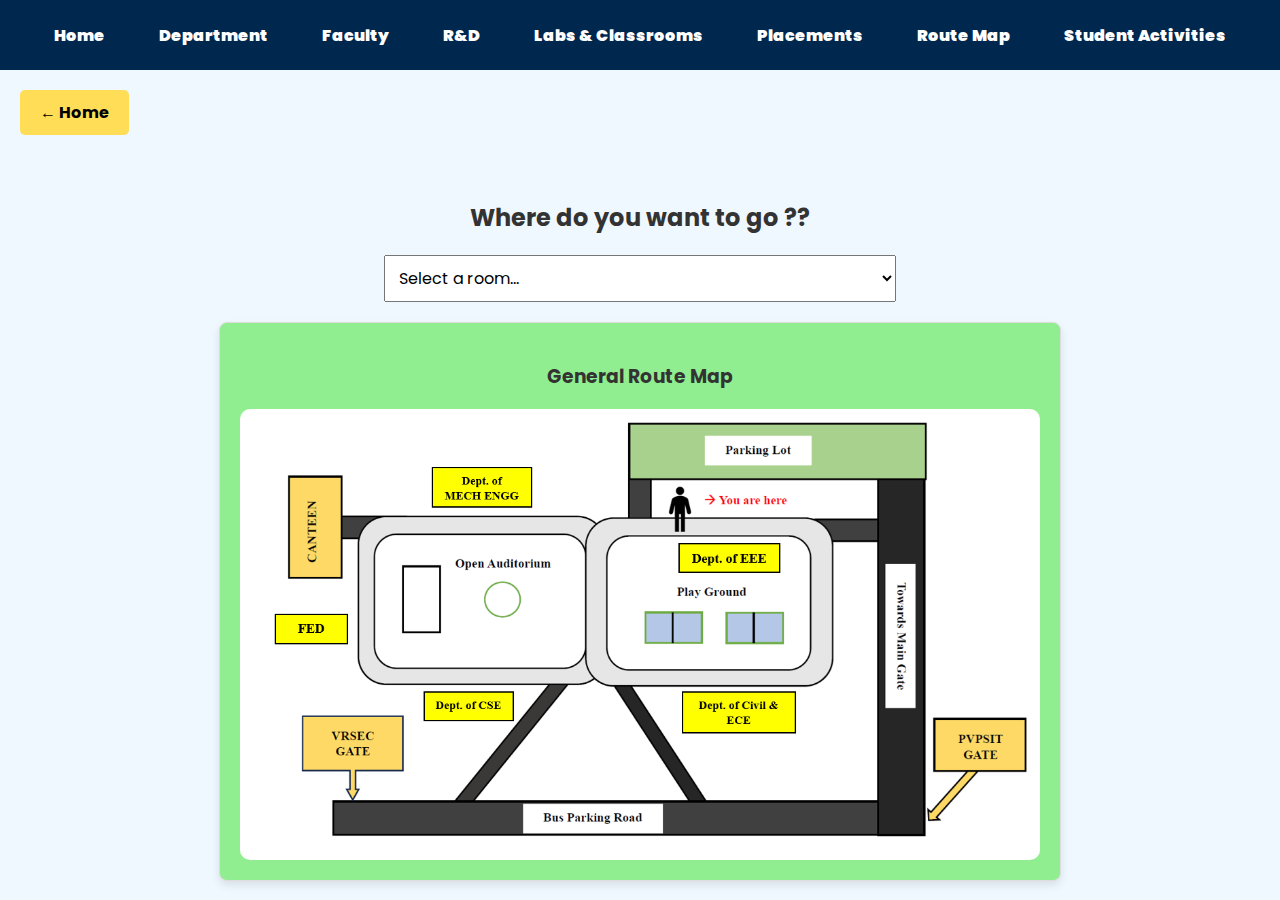
<file: General.html>
<!DOCTYPE html>
<html lang="en">
<head>
    <meta charset="UTF-8">
    <meta name="viewport" content="width=device-width, initial-scale=1.0">
    <title>Labs & Classrooms | EEE Department</title>
    <link rel="stylesheet" href="styles.css">
    <script src="scripts.js" defer></script>
</head>
<style>
    body {
        margin: 0;
        padding: 0;
        align-items: center;
    }

    .grid-item {
        display: none;
        width: 800px;
        margin: 0 auto;
        padding: 20px;
        box-shadow: 0px 4px 8px rgba(0, 0, 0, 0.1);
        border: 1px solid #ddd;
        border-radius: 8px;
        background-color: lightgreen;
        text-align: center;
    }

    .grid-item img {
        width: 100%;
        height: auto;
        display: block;
        margin: 0 auto;
    }
    .audio-section {
        margin-top: 10px;
        margin-left: 300px;
        padding: 10px;
        border-radius: 8px;
        text-align: center;
        width: fit-content;
        background: rgba(255, 255, 255, 0.7);
        backdrop-filter: blur(10px);
        box-shadow: 0px 4px 6px rgba(0, 0, 0, 0.1);
    }
    .audio-section p {
        margin: 0;
        font-weight: bold;
    }
    .audio-section label {
        margin: 0 10px;
        text-align: center;
    }
    .dropdown {
        display: block;
        margin: 20px auto;
        padding: 10px;
        width: 40%;
        font-size: 16px;
    }
    nav {
        position: relative;
        display: flex;
        align-items: center;
        justify-content: center;
        height: 50px;
        color: white;
    }
    nav ul {
        list-style: none;
        display: flex;
        justify-content: center;
        padding: 0;
        color: white;
    }
    nav ul li {
        margin: 0 10px;
    }
    nav ul li a {
        text-decoration: none;
        color: white;
        font-size: 16px;
        font-weight: bold;
    }
    .back-btn {
        display: inline-block;
        margin: 10px;
        padding: 10px 20px;
        font-size: 16px;
        color: white;
        background-color: #007bff;
        border: none;
        border-radius: 4px;
        text-decoration: none;
        cursor: pointer;
        text-align: left;
        font-family: 'Poppins';
    }
    .back-btn:hover {
        background-color: #0056b3;
    }
    .language-box {
        display:none;
    }

    .language-box label {
        display:none;
    }
    .language-box input[type="radio"] {
        display:none;
    }
</style>

<body>
    <header>
        <div class="language-box">
            <label>
                <input type="radio" name="language" id="englishRadio" value="english" checked onclick="setLanguage('english')"> English
            </label>
            <label>
                <input type="radio" name="language" id="teluguRadio" value="telugu" onclick="setLanguage('telugu')"> తెలుగు
            </label>
        </div>
        <nav>
            <ul>
                <li><a href="index.html"><b class="translatable">Home</b></a></li>
                <li><a href="about.html"><b class="translatable">Department</b></a></li>
                <li><a href="faculty.html"><b class="translatable">Faculty</b></a></li>
                <li><a href="attendance.html"><b class="translatable">R&D</b></a></li>
                <li><a href="labs.html"><b class="translatable">Labs & Classrooms</b></a></li>
                <li><a href="activities.html"><b class="translatable">Placements</b></a></li>
                <li><a href="General.html"><b class="translatable">Route Map</b></a></li>
                <li><a href="student.html"><b class="translatable">Student Activities</b></a></li>
            </ul>
        </nav>
    </header>

    <main>
        <button class="back-btn" id="backBtn" onclick="playThankYouAudio()">
            <b class="translatable">← Home</b>
        </button>
        <br><br>

        <h2 style="text-align: center;" class="translatable">Where do you want to go ??</h2>

        <select id="dropdown" class="dropdown" style="font-family: 'Poppins';" onchange="filterGridItems()">
            <option value="" class="translatable">Select a room...</option>
            <option value="Central Library" class="translatable">Central Library</option>
            <option value="Ground Floor Seminar Hall" class="translatable">Ground Floor Seminar Hall</option>
            <option value="Administrative Office" class="translatable">Administrative Office</option>
            <option value="Books & Stationery" class="translatable">Books & Stationery</option>
            <option value="Gents Washroom" class="translatable">Gents Washroom</option>
            <option value="Ladies Waiting Hall" class="translatable">Ladies Waiting Hall</option>
            <option value="Auditorium" class="translatable">Auditorium</option>
            <option value="Gym" class="translatable">Gym</option>
        </select>

        <div class="grid" id="grid">
            <!-- Default Item -->
            <div class="grid-item" id="defaultItem" style="display: block;">
                <h3 class="translatable">General Route Map</h3>
                <img src="ROUTE_map.png" alt="General Route Map">
            </div>

            <!-- Room Items -->
            <div class="grid-item" data-name="Central Library" onclick="playAudio('audio1')">
                <h3 class="translatable">Central Library</h3>
                <p class="translatable">Room No: 129</p>
                <img src="library_route.jpg" alt="Library Route">
            </div>
            <div class="grid-item" data-name="Administrative Office" onclick="playAudio('audio2')">
                <h3 class="translatable">Administrative Office</h3>
                <p class="translatable">Room No: 101</p>
                <img src="adm_office.png" alt="Administrative Office">
                <h3 style="align-items: center;">Services Provided</h3>
                <p>1. Signatures from the principal</p>
                <p>2. Fee Payment
                   3. Certificates 
                   4. Schloarship authentication 
            </div>

            <!-- Books & Stationery -->
            <div class="grid-item" data-name="Books & Stationery" onclick="playAudio('audio3')">
                <h3 class="translatable">Books & Stationery</h3>
                <p class="translatable">Room No: 112</p>
                <img src="stationery.png" alt="Books & Stationery">
            </div>

            <!-- Ground Floor Seminar Hall -->
            <div class="grid-item" data-name="Ground Floor Seminar Hall" onclick="playAudio('audio4')">
                <h3 class="translatable">Ground Floor Seminar Hall</h3>
                <img src="semi_hall.png" alt="Ground Floor Seminar Hall">
            </div>

            <!-- Gents Washroom -->
            <div class="grid-item" data-name="Gents Washroom" onclick="playAudio('audio5')">
                <h3 class="translatable">Gents Washroom</h3>
                <img src="gents_wr.png" alt="Gents Washroom">
            </div>

            <!-- Ladies Waiting Hall -->
            <div class="grid-item" data-name="Ladies Waiting Hall" onclick="playAudio('audio6')">
                <h3 class="translatable">Ladies Waiting Hall</h3>
                <p class="translatable">Room No: 114</p>
                <img src="ladies_wr.png" alt="Ladies Washroom">
            </div>

            <!-- Auditorium -->
            <div class="grid-item" data-name="Auditorium" onclick="playAudio('audio7')">
                <h3 class="translatable">Auditorium</h3>
                <img src="auditorium.jpg" alt="Auditorium">
            </div>

            <!-- Gym -->
            <div class="grid-item" data-name="Gym" onclick="playAudio('audio8')">
                <h3 class="translatable">Gym</h3>
                <p class="translatable">Room No: 148</p>
                <img src="gym.jpg" alt="Gym">
            </div>
        </div>
    </main>

    <audio id="audio1" src="library_eng.mp3" preload="auto"></audio>
    <audio id="audio1_telugu" src="library_tel.mp3" preload="auto"></audio>
    <audio id="audio2" src="admin_eng.mp3" preload="auto"></audio>
    <audio id="audio2_telugu" src="admin_tel.mp3" preload="auto"></audio>
    <audio id="audio3" src="stationery_eng.mp3" preload="auto"></audio>
    <audio id="audio3_telugu" src="stationery_tel.mp3" preload="auto"></audio>
    <audio id="audio4" src="seminar_hall_eng.mp3" preload="auto"></audio>
    <audio id="audio4_telugu" src="seminar_hall_tel.mp3" preload="auto"></audio>
    <audio id="audio5" src="gents_waiting_hall_eng.mp3" preload="auto"></audio>
    <audio id="audio5_telugu" src="gents_waiting_hall_tel.mp3" preload="auto"></audio>
    <audio id="audio6" src="ladies_waiting_hall_eng.mp3" preload="auto"></audio>
    <audio id="audio6_telugu" src="ladies_waiting_hall_tel.mp3" preload="auto"></audio>
    <audio id="audio7" src="auditorium_eng.mp3" preload="auto"></audio>
    <audio id="audio7_telugu" src="auditorium_tel.mp3" preload="auto"></audio>
    <audio id="audio8" src="gym_eng.mp3" preload="auto"></audio>
    <audio id="audio8_telugu" src="gym_tel.mp3" preload="auto"></audio>
    <audio id="thankYouAudio" src="thank_you.mp3" preload="auto"></audio>
    <audio id="thankYouAudioTelugu" src="thank_you_tel.mp3" preload="auto"></audio>

    <script>
        let currentAudio = null;

        // Filter grid items based on dropdown selection
        function filterGridItems() {
            const selectedValue = document.getElementById('dropdown').value;
            const gridItems = document.querySelectorAll('.grid-item');
            const defaultItem = document.getElementById('defaultItem');

            let hasSelection = false;

            gridItems.forEach(item => {
                if (selectedValue === item.dataset.name) {
                    item.style.display = 'block';
                    hasSelection = true;
                } else {
                    item.style.display = 'none';
                }
            });
            defaultItem.style.display = hasSelection ? 'none' : 'block';

            // Save selected value to localStorage
            localStorage.setItem('selectedRoom', selectedValue);
        }

        // Play audio based on selection
        function playAudio(audioId) {
            const language = localStorage.getItem("preferredLanguage") || "english";
            const langSuffix = language === "telugu" ? "_telugu" : "";
            const audioElement = document.getElementById(audioId + langSuffix);
            
            if (audioElement === currentAudio) {
                if (!audioElement.paused) {
                    audioElement.pause();
                    currentAudio = null;
                } else {
                    audioElement.play();
                }
            } else {
                if (currentAudio) {
                    currentAudio.pause();
                    currentAudio.currentTime = 0;
                }
                currentAudio = audioElement;
                audioElement.play();
            }
        }

        // Handle thank you audio and redirect
        function playThankYouAudio() {
            const language = localStorage.getItem("preferredLanguage") || "english";
            const audioId = language === "telugu" ? "thankYouAudioTelugu" : "thankYouAudio";
            
            if (currentAudio) {
                currentAudio.pause();
                currentAudio.currentTime = 0;
            }

            currentAudio = document.getElementById(audioId);
            currentAudio.play();
            setTimeout(() => {
                localStorage.setItem("preferredLanguage", "english"); // Reset language to English
                window.location.href = "index.html";
            }, 3000); // Wait for 3 seconds before redirect
        }

        // Set the language preference
        function setLanguage(language) {
            localStorage.setItem("preferredLanguage", language);
            changeLanguage(language);
        }

        // Change language based on preference
        function changeLanguage(language) {
    const translations = {
        "english": {
            "Home": "Home",
            "Department": "Department",
            "Faculty": "Faculty",
            "R&D": "R&D",
            "Labs & Classrooms": "Labs & Classrooms",
            "Placements": "Placements",
            "Route Map": "Route Map",
            "← Home": "← Home",
            "Where do you want to go ??": "Where do you want to go ??",
            "General Route Map": "General Route Map",
            "Central Library": "Central Library",
            "Room No: 129": "Room No: 129",
            "Books & Stationery": "Books & Stationery",
            "Room No: 112": "Room No: 112",
            "Ground Floor Seminar Hall": "Ground Floor Seminar Hall",
            "Gents Washroom": "Gents Washroom",
            "Ladies Waiting Hall": "Ladies Waiting Hall",
            "Auditorium": "Auditorium",
            "Gym": "Gym",
            "Student Activities": "Student Activities"
        },
        "telugu": {
            "Home": "హోమ్",
            "Department": "డిపార్ట్మెంట్",
            "Faculty": "ప్రొఫెసర్స్",
            "R&D": "రీసెర్చ్",
            "Labs & Classrooms": "లాబ్స్ & క్లాస్రూమ్స్",
            "Placements": "ప్లేస్మెంట్స్",
            "Route Map": "రూట్ మ్యాప్",
            "← Home": "← హోమ్",
            "Where do you want to go ??": "మీరు ఎక్కడికి వెళ్లాలని అనుకుంటున్నారు ??",
            "General Route Map": "జనరల్ రూట్ మ్యాప్",
            "Central Library": "సెంట్రల్ లైబ్రరీ",
            "Ground Floor Seminar Hall": "గ్రౌండ్ ఫ్లోర్ సెమినార్ హాల్",
            "Administrative Office": "అడ్మినిస్ట్రేటివ్ ఆఫీస్",
            "Books & Stationery": "పుస్తకాలు & స్టేషనరీ",
            "Gents Washroom": "జెంట్స్ వాష్రూమ్",
            "Ladies Waiting Hall": "లేడీస్ వెయిటింగ్ హల్",
            "Auditorium": "ఆడిటోరియం",
            "Gym": "జిం",
            "Select a room...": "రూమ్ ను ఎంచుకోండి",
            "Room No: 129": "రూమ్ నం: 129",
            "Room No: 101": "రూమ్ నం: 101",
            "Room No: 112": "రూమ్ నం: 112",
            "Room No: 114": "రూమ్ నం: 114",
            "Student Activities":"విద్యార్థి కార్యకలాపాలు",
        }
    };

    // Apply translations
    const translatableElements = document.querySelectorAll('.translatable');
    translatableElements.forEach(element => {
        const key = element.textContent.trim();
        if (translations[language][key]) {
            element.textContent = translations[language][key];
        }
    });
}
        window.onload = function () {
            const preferredLanguage = localStorage.getItem("preferredLanguage") || "english";
            setLanguage(preferredLanguage);
        }
    </script>
</body>
</html>
</file>
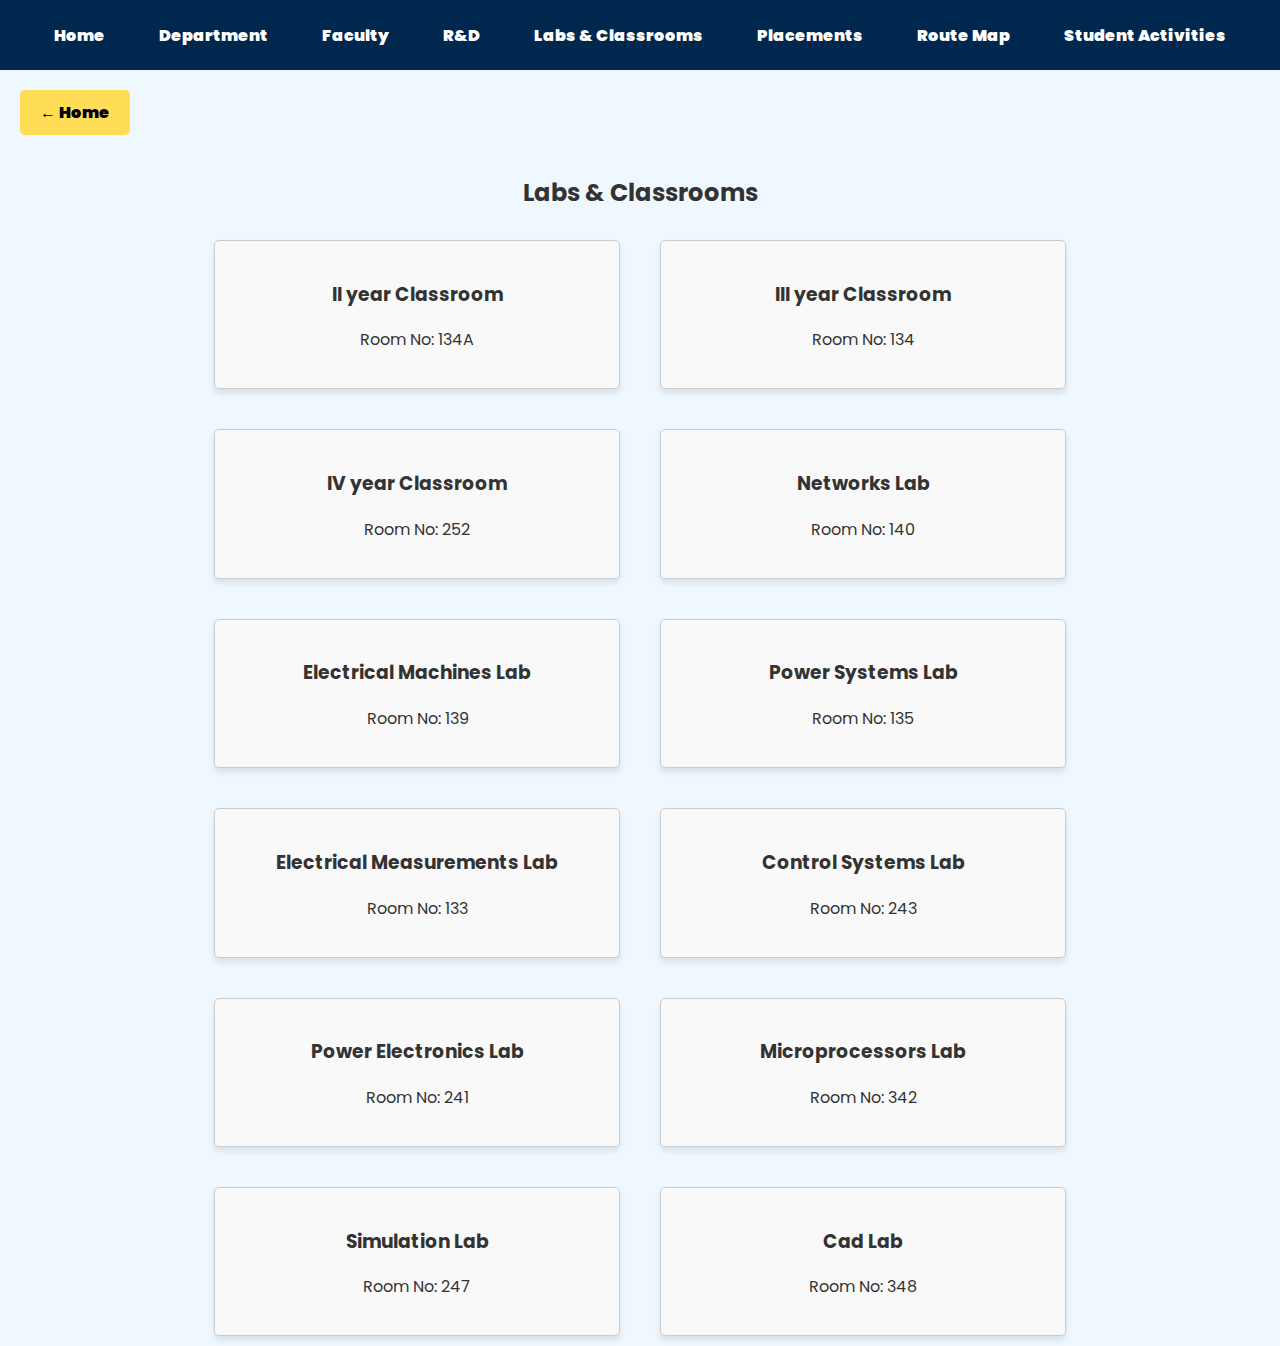
<file: labs.html>
<!DOCTYPE html>
<html lang="en">
<head>
    <meta charset="UTF-8">
    <meta name="viewport" content="width=device-width, initial-scale=1.0">
    <title>Labs & Classrooms | EEE Department</title>
    <link rel="stylesheet" href="styles.css">
    <script src="scripts.js" defer></script>
</head>
<style>
    .grid-item {
        position: relative;
        padding: 20px;
        border: 1px solid #ccc;
        border-radius: 5px;
        margin: 10px;
        text-align: center;
        background-color: #f9f9f9;
        transition: transform 0.3s, background-color 0.3s;
    }
    .grid-item:hover {
        background-color: lightyellow;
        transform: scale(1.1);
        cursor: pointer;
    }
    .grid-item.active {
        background-color: #d1e7dd;
        border: 2px solid #0f5132;
    }

    .language-box {
        display:none;
    }

    .language-box label {
        display:none;
    }

    nav {
        position: relative;
        display: flex;
        align-items: center;
        justify-content: center;
        height: 50px;
        color: white;
    }

    nav ul {
        list-style: none;
        display: flex;
        justify-content: center;
        padding: 0;
        color: white;
    }

    nav ul li {
        margin: 0 10px;
    }

    nav ul li a {
        text-decoration: none;
        color: white;
        font-size: 16px;
        font-weight: bold;
    }

    .back-btn {
        margin: 20px;
        padding: 10px 20px;
        background-color: #007bff;
        color: white;
        border: none;
        border-radius: 5px;
        font-size: 16px;
        font-weight: bold;
        cursor: pointer;
        text-align: center;
        font-family: 'Poppins';
    }

    .back-btn:hover {
        background-color: #0056b3;
    }
</style>
<body>
    <header>
        <div class="language-box">
            <label>
                <input type="radio" name="language" value="english" checked onclick="changeLanguage('english')">
            </label>
            <label>
                <input type="radio" name="language" value="telugu" onclick="changeLanguage('telugu')">
            </label>
        </div>
        <nav>
            <ul>
                <li><a href="index.html"><b>Home</b></a></li>
                <li><a href="about.html"><b>Department</b></a></li>
                <li><a href="faculty.html"><b>Faculty</b></a></li>
                <li><a href="attendance.html"><b>R&D</b></a></li>
                <li><a href="labs.html"><b>Labs & Classrooms</b></a></li>
                <li><a href="activities.html"><b>Placements</b></a></li>
                <li><a href="General.html"><b>Route Map</b></a></li>
                <li><a href="student.html"><b>Student Activities</b></a></li>
            </ul>
        </nav>
    </header>
    <main>
        <button class="back-btn" id="backBtn" onclick="playThankYouAudio()"><b> ← Home </b></button>
        <h2 id="mainHeading" style="text-align: center;">Labs & Classrooms</h2>
        <div class="grid">
            <div class="grid-item" data-english="II year Classroom|Room No: 134A" data-telugu="II Yr క్లాస్ రూమ్|రూమ్ నం: 134A" onclick="playAudio('audio2')">
                <h3>II year Classroom</h3>
                <p>Room No: 132A</p>
            </div>
            <div class="grid-item" data-english="III year Classroom|Room No: 134" data-telugu="III Yr క్లాస్ రూమ్|రూమ్ నం: 134" onclick="playAudio('audio3')">
                <h3>III year Classroom</h3>
                <p>Room No: 132</p>
            </div>
            <div class="grid-item" data-english="IV year Classroom|Room No: 252" data-telugu="IV Yr క్లాస్ రూమ్|రూమ్ నం: 252" onclick="playAudio('audio4')">
                <h3>IV Year Classroom</h3>
                <p>Room No: 252</p>
            </div>
            <div class="grid-item" data-english="Networks Lab|Room No: 140" data-telugu="నెట్వర్క్ ల్యాబ్|రూమ్ నం: 140" onclick="playAudio('audio5')">
                <h3>Networks Lab</h3>
                <p>Room No: 140</p>
            </div>
            <div class="grid-item" data-english="Electrical Machines Lab|Room No: 139" data-telugu="ఎలక్ట్రికల్ మెషిన్స్ ల్యాబ్|రూమ్ నం: 139" onclick="playAudio('audio6')">
                <h3>Electrical Machines Lab</h3>
                <p>Room No: 139</p>
            </div>
            <div class="grid-item"data-english="Power Systems Lab|Room No: 135" data-telugu="పవర్ సిస్టమ్స్ ల్యాబ్|రూమ్ నం: 135"  onclick="playAudio('audio7')">
                <h3>Power Systems Lab</h3>
                <p>Room No: 135</p>
            </div>
            <div class="grid-item" data-english="Electrical Measurements Lab|Room No: 133" data-telugu="ఎలక్ట్రికల్ మెస్సుర్మెంట్స్ ల్యాబ్|రూమ్ నం: 133" onclick="playAudio('audio8')">
                <h3>Electrical Measurements Lab</h3>
                <p>Room No: 133</p>
            </div>
            <div class="grid-item" data-english="Control Systems Lab|Room No: 243" data-telugu="కంట్రోల్ సిస్టమ్స్ ల్యాబ్|రూమ్ నం: 243" onclick="playAudio('audio9')">
                <h3>Control Systems Lab</h3>
                <p>Room No: 243</p>
            </div>
            <div class="grid-item" data-english="Power Electronics Lab|Room No: 241" data-telugu="పవర్ ఎలక్ట్రానిక్స్ ల్యాబ్|రూమ్ నం: 241" onclick="playAudio('audio10')">
                <h3>Power Electronics Lab</h3>
                <p>Room No: 241</p>
            </div>
            <div class="grid-item" data-english="Microprocessors Lab|Room No: 342" data-telugu="మైక్రోప్రాసెసర్స్ ల్యాబ్|రూమ్ నం: 342" onclick="playAudio('audio11')">
                <h3>Microprocessors Lab</h3>
                <p>Room No: 342</p>
            </div>
            <div class="grid-item" data-english="Simulation Lab|Room No: 247" data-telugu="సిములేషన్ ల్యాబ్|రూమ్ నం: 247" onclick="playAudio('audio12')">
                <h3>Simulation Lab</h3>
                <p>Room No: 247</p>
            </div>
            <div class="grid-item" data-english="Cad Lab|Room No: 348" data-telugu="CAD ల్యాబ్|రూమ్ నం: 348" onclick="playAudio('audio13')">
                <h3>CAD Lab</h3>
                <p>Room No: 348</p>
            </div>
        </div>
    </main>
    <audio id="thankYouAudio" src="thank_you.mp3" preload="auto"></audio>
    <audio id="thankYouAudioTelugu" src="thank_you_tel.mp3" preload="auto"></audio>
    <audio id="audio2" src="II_class.mp3" preload="auto"></audio>
  <audio id="audio3" src="III_class.mp3" preload="auto"></audio>
    <audio id="audio4" src="IV_class.mp3" preload="auto"></audio>
    <audio id="audio5" src="Networks_lab.mp3" preload="auto"></audio>
    <audio id="audio6" src="Electrical_Machines.mp3" preload="auto"></audio>
    <audio id="audio7" src="Power_Systems_Lab.mp3" preload="auto"></audio>
    <audio id="audio8" src="Electrical_measurements_lab.mp3" preload="auto"></audio>
    <audio id="audio9" src="Control_Systems_lab.mp3" preload="auto"></audio>
    <audio id="audio10" src="Power_Electronics_Lab.mp3" preload="auto"></audio>
    <audio id="audio11" src="MIcroprocessors_Lab.mp3" preload="auto"></audio>
    <audio id="audio12" src="Simulation_lab.mp3" preload="auto"></audio>
    <audio id="audio13" src="CAD_LAB.mp3" preload="auto"></audio>
    <audio id="audio2_telugu" src="II_class_telugu.mp3" preload="auto"></audio>
  <audio id="audio3_telugu" src="III_class_telugu.mp3" preload="auto"></audio>
    <audio id="audio4_telugu" src="IV_class_telugu.mp3" preload="auto"></audio>
    <audio id="audio5_telugu" src="Networks_Lab_telugu.mp3" preload="auto"></audio>
    <audio id="audio6_telugu" src="Electrical_Machines_lab_telugu.mp3" preload="auto"></audio>
    <audio id="audio7_telugu" src="Power_Systems_Lab_telugu.mp3" preload="auto"></audio>
    <audio id="audio8_telugu" src="Electrical_measurements_lab_telugu.mp3" preload="auto"></audio>
    <audio id="audio9_telugu" src="Control_Systems_lab_telugu.mp3" preload="auto"></audio>
    <audio id="audio10_telugu" src="Power_Electronics_Lab_telugu.mp3" preload="auto"></audio>
    <audio id="audio11_telugu" src="Microprocessors_Lab_telugu.mp3" preload="auto"></audio>
    <audio id="audio12_telugu" src="Simulation_lab_telugu.mp3" preload="auto"></audio>
    <audio id="audio13_telugu" src="CAD_LAB_telugu.mp3" preload="auto"></audio>
    <script>
        let currentAudio = null;
        function playAudio(audioId) {
            const audioElementId = currentLanguage === 'telugu' ? `${audioId}_telugu` : audioId;
            const audio = document.getElementById(audioElementId);

            if (audio === currentAudio) {
                // If the same audio is clicked, toggle pause/play
                if (!audio.paused) {
                    audio.pause();
                    currentAudio = null;
                } else {
                    audio.play();
                }
            } else {
                // Stop the currently playing audio (if any)
                if (currentAudio) {
                    currentAudio.pause();
                    currentAudio.currentTime = 0;
                }
                // Play the new audio
                currentAudio = audio;
                audio.play();
            }
        }

        function playThankYouAudio() {
            const audioId = currentLanguage === "telugu" ? "thankYouAudioTelugu" : "thankYouAudio";
            if (currentAudio) {
                currentAudio.pause();
                currentAudio.currentTime = 0;
            }
            currentAudio = document.getElementById(audioId);
            currentAudio.play();
            setTimeout(() => {
                window.location.href = "index.html";
            }, 3000); // Redirect after 3 seconds
        }

        function setLanguage(language) {
            // Stop the currently playing audio (if any)
            if (currentAudio) {
                currentAudio.pause();
                currentAudio.currentTime = 0;
                currentAudio = null;
            }
            // Update the current language
            currentLanguage = language;
        }

        const transliteration = {
    telugu: {
        "Home": "హోమ్",
        "Department": "డిపార్ట్మెంట్",
        "Faculty": "ప్రోఫెసర్స్",
        "R&D": "రీసెర్చ్",
        "Labs & Classrooms": "లాబ్స్ & క్లాస్రూమ్స్",
        "Placements": "ప్లేస్మెంట్స్",
        "Route Map": "రూట్ మ్యాప్",
        " ← Home ": " ← హోమ్ ",
        "Student Activities": "విద్యార్థి కార్యకలాపాలు",
    },
    english: {
        "Home": "Home",
        "Department": "Department",
        "Faculty": "Faculty",
        "R&D": "R&D",
        "Labs & Classrooms": "Labs & Classrooms",
        "Placements": "Placements",
        "Route Map": "Route Map",
        " ← Home ": " ← Home ",
        "Student Activities": "Student Activities",
    }
};

function changeLanguage(language) {
    localStorage.setItem("preferredLanguage", language);
    const navLinks = document.querySelectorAll("nav ul li a b");
    navLinks.forEach(link => {
        link.textContent = transliteration[language][link.textContent.trim()] || link.textContent.trim();
    });

    const headingTranslation = transliteration[language]["Labs & Classrooms"];
    document.getElementById("mainHeading").textContent = headingTranslation || "Labs & Classrooms";

    const gridItems = document.querySelectorAll(".grid-item");
    gridItems.forEach(item => {
        const [title, description] = item.dataset[language].split('|');
        item.querySelector("h3").textContent = title;
        item.querySelector("p").textContent = description;
    });

    const backBtn = document.getElementById("backBtn");
    backBtn.innerHTML = `<b>${transliteration[language][" ← Home "] || " ← Home "}</b>`;
}


        function applySavedLanguage() {
            const savedLanguage = localStorage.getItem("preferredLanguage") || "english";
            document.querySelector(`input[name="language"][value="${savedLanguage}"]`).checked = true;
            setLanguage(savedLanguage);
            changeLanguage(savedLanguage);
        }

        document.addEventListener('DOMContentLoaded', applySavedLanguage);
    </script>
</body>
</html>
</file>
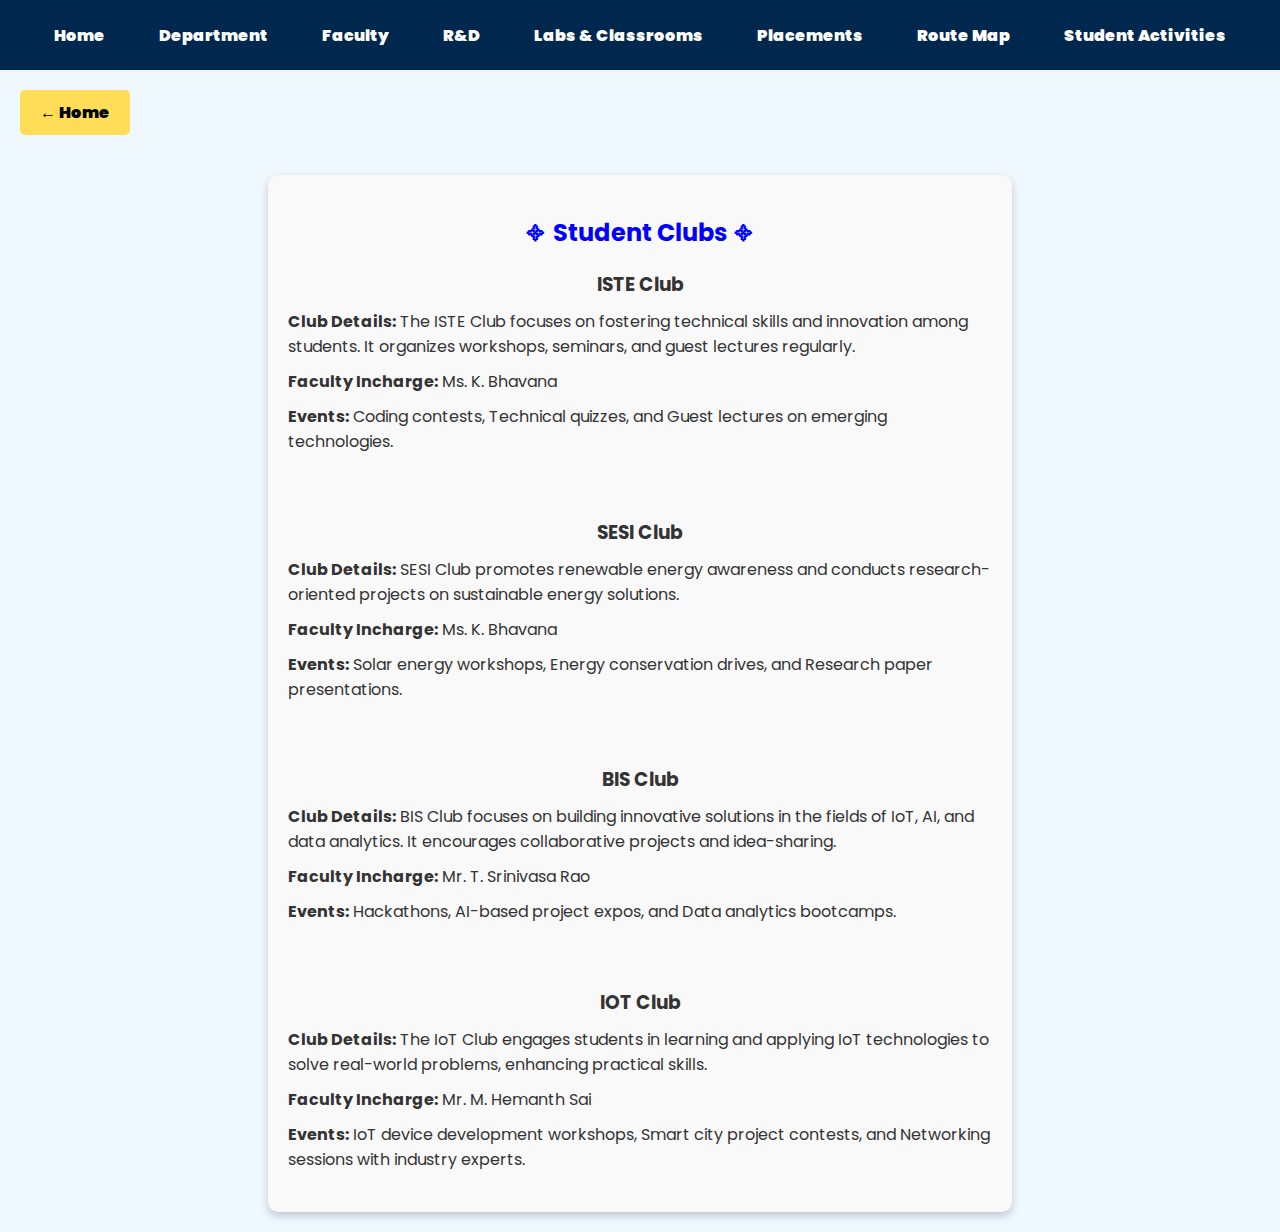
<file: student.html>
<!DOCTYPE html>
<html lang="en">
<head> 
    <meta charset="UTF-8">
    <meta name="viewport" content="width=device-width, initial-scale=1.0">
    <title>About Department | EEE Department</title>
    <link rel="stylesheet" href="styles.css">
    <script src="scripts.js" defer></script>
    <style>
        .language-box {
            display:none;
        }

        .language-box label {
            display:none;
        }
        .clubs-section {
            display: block;
            margin: 20px auto;
            width: 55%;
            padding: 20px;
            border-radius: 10px;
            background-color: #f9f9f9;
            box-shadow: 0 4px 8px rgba(0, 0, 0, 0.2);
        }

        .club {
            margin-bottom: 20px;
        }

        .club h3 {
            text-align: center;
            margin-bottom: 10px;
        }

        .club p {
            margin: 10px 0;
        }

        nav {
            display: flex;
            align-items: center;
            justify-content: center;
            height: 50px;
            color: white;
            position: relative; /* Makes the navigation bar stick to the top */
            top: 0; /* Stick to the top of the viewport */
            z-index: 1000; /* Ensures it stays above other content */
            width: 100%;
        }

        .language-box input[type="radio"] {
            display:none;
        }

        nav ul {
            list-style: none;
            display: flex;
            justify-content: center;
            padding: 0;
            color: white;
        }

        nav ul li {
            margin: 0 10px;
        }

        nav ul li a {
            text-decoration: none;
            color: white;
            font-size: 16px;
            font-weight: bold;
        }

        .back-btn {
            margin: 20px;
            padding: 10px 20px;
            background-color: #007bff;
            color: white;
            border: none;
            border-radius: 5px;
            font-size: 16px;
            font-weight: bold;
            cursor: pointer;
            text-align: center;
            font-family: 'Poppins';
        }

        .back-btn:hover {
            background-color: #0056b3;
        }
    </style>
</head>
<body>
    <header>
        <div class="language-box">
            <label>
                <input type="radio" name="language" value="english" onclick="changeLanguage('english')">
            </label>
            <label>
                <input type="radio" name="language" value="telugu" onclick="changeLanguage('telugu')">
            </label>
        </div>
        <nav>
            <ul>
                <li><a href="index.html"><b>Home</b></a></li>
                <li><a href="about.html"><b>Department</b></a></li>
                <li><a href="faculty.html"><b>Faculty</b></a></li>
                <li><a href="attendance.html"><b>R&D</b></a></li>
                <li><a href="labs.html"><b>Labs & Classrooms</b></a></li>
                <li><a href="activities.html"><b>Placements</b></a></li>
                <li><a href="General.html"><b>Route Map</b></a></li>
                <li><a href="student.html"><b>Student Activities</b></a></li>
            </ul>
        </nav>
    </header>
    <main>
        <button class="back-btn" id="backBtn" onclick="playThankYouAudio()"><b>← Home</b></button>
        <div class="clubs-section" >
            <h2 style="text-align: center; color: blue;" id="clubheading">᯽ Student Clubs ᯽</h2>

            <div class="club">
                <h3>ISTE Club</h3>
                <p><b>Club Details:</b> The ISTE Club focuses on fostering technical skills and innovation among students. It organizes workshops, seminars, and guest lectures regularly.</p>
                <p><b>Faculty Incharge:</b> Ms. K. Bhavana</p>
                <p><b>Events:</b> Coding contests, Technical quizzes, and Guest lectures on emerging technologies.</p>
            </div>
            <br>
            <div class="club">
                <h3>SESI Club</h3>
                <p><b>Club Details:</b> SESI Club promotes renewable energy awareness and conducts research-oriented projects on sustainable energy solutions.</p>
                <p><b>Faculty Incharge:</b> Ms. K. Bhavana</p>
                <p><b>Events:</b> Solar energy workshops, Energy conservation drives, and Research paper presentations.</p>
            </div>
             <br>
            <div class="club">
                <h3>BIS Club</h3>
                <p><b>Club Details:</b> BIS Club focuses on building innovative solutions in the fields of IoT, AI, and data analytics. It encourages collaborative projects and idea-sharing.</p>
                <p><b>Faculty Incharge:</b> Mr. T. Srinivasa Rao</p>
                <p><b>Events:</b> Hackathons, AI-based project expos, and Data analytics bootcamps.</p>
            </div>
            <br>
            <div class="club">
                <h3>IOT Club</h3>
                <p><b>Club Details:</b> The IoT Club engages students in learning and applying IoT technologies to solve real-world problems, enhancing practical skills.</p>
                <p><b>Faculty Incharge:</b> Mr. M. Hemanth Sai</p>
                <p><b>Events:</b> IoT device development workshops, Smart city project contests, and Networking sessions with industry experts.</p>
            </div>
        </div>
    </main>
    
    <!-- Audio elements for different sections -->
    <audio id="thankYouAudioEnglish" src="thank_you.mp3" preload="auto"></audio>
    <audio id="thankYouAudioTelugu" src="thank_you_tel.mp3" preload="auto"></audio>
    <script>
        let currentAudio = null;

        function playThankYouAudio() {
            const language = localStorage.getItem("preferredLanguage") || "english";
            const audioId = language === "telugu" ? "thankYouAudioTelugu" : "thankYouAudioEnglish";

            if (currentAudio) {
                currentAudio.pause();
                currentAudio.currentTime = 0;
            }

            currentAudio = document.getElementById(audioId);
            currentAudio.play();
            setTimeout(() => {
                localStorage.setItem("preferredLanguage", "english"); // Reset language to English
                window.location.href = "index.html";
            }, 3000); 
            // Wait for 3 seconds before redirect
        }

    function playAudio(audioId) {
    if (currentAudio) {
        currentAudio.pause();
        currentAudio.currentTime = 0;
    }

    currentAudio = document.getElementById(audioId);
    currentAudio.play();
}

function toggleAudio(audioId) {
    if (currentAudio && currentAudio.id === audioId) {
        currentAudio.pause();
        currentAudio.currentTime = 0;
        currentAudio = null;
    } else {
        playAudio(audioId);
    }
}

// Update language switching and back button functionality as before
// ...
const transliteration = {
        telugu: {
            "Home": "హోమ్",
            "Department": "డిపార్ట్మెంట్",
            "Faculty": "ప్రోఫెసర్స్",
            "R&D": "రీసెర్చ్",
            "Labs & Classrooms": "లాబ్స్ & క్లాస్రూమ్స్",
            "Placements": "ప్లేస్మెంట్స్",
            "Route Map": "రూట్ మ్యాప్",
            "← Home": "← హోమ్",
            "᯽ Student Clubs ᯽": "᯽ స్టూడెంట్ క్లబ్స్ ᯽",
            "Student Activities": "విద్యార్థి కార్యకలాపాలు"
        },
        english: {
            "హోమ్": "Home",
            "డిపార్ట్మెంట్": "Department",
            "ప్రోఫెసర్స్": "Faculty",
            "రీసెర్చ్": "R&D",
            "లాబ్స్ & క్లాస్రూమ్స్": "Labs & Classrooms",
            "ప్లేస్మెంట్స్": "Placements",
            "రూట్ మ్యాప్": "Route Map",
            "← హోమ్": "← Home",
            "᯽ స్టూడెంట్ క్లబ్స్ ᯽": "᯽ Student Clubs ᯽",
            "విద్యార్థి కార్యకలాపాలు": "Student Activities"
        }
    };
    function changeLanguage(language) {
        localStorage.setItem("preferredLanguage", language);

        // Update navigation links
        const navLinks = document.querySelectorAll("nav ul li a b");
        navLinks.forEach(link => {
            link.textContent = transliteration[language][link.textContent.trim()] || link.textContent;
        });

        // Update "Back" button text
        const backBtn = document.getElementById("backBtn");
        backBtn.innerHTML = `<b>${transliteration[language]["← Home"] || backBtn.textContent.trim()}</b>`;

        // Update "Student Clubs" heading
        const clubHeading = document.getElementById("clubheading");
        clubHeading.textContent = transliteration[language]["᯽ Student Clubs ᯽"] || clubHeading.textContent;
    }
    function applySavedLanguage() {
        const savedLanguage = localStorage.getItem("preferredLanguage") || "english";
        document.querySelector(`input[name="language"][value="${savedLanguage}"]`).checked = true;
        changeLanguage(savedLanguage);
    }

    // Apply the saved language on page load
    document.addEventListener('DOMContentLoaded', applySavedLanguage);
    </script>
</body>
</html>
</file>
<file: styles.css>
/* Global Styles */
@import url('https://fonts.googleapis.com/css2?family=Poppins:ital,wght@0,100;0,200;0,300;0,400;0,500;0,600;0,700;0,800;0,900;1,100;1,200;1,300;1,400;1,500;1,600;1,700;1,800;1,900&display=swap');
body {
    font-family: 'Poppins',Arial, Helvetica, sans-serif, Helvetica, sans-serif, Helvetica, sans-serif,sans-serif;
    margin: 0;
    padding: 0;
    background-color: #f0f8ff; 
    color: #333;
}

header, footer {
    background-color: #00274d; /* Dark Blue */
    color: white;
    padding: 10px 20px;
    text-align: center;
}

header nav ul {
    display: flex;
    justify-content: center;
    list-style: none;
    padding: 0;
}

header nav ul li {
    margin: 0 15px;
}

header nav ul li a {
    color: white;
    text-decoration: none;
    font-size: 16px;
    padding: 8px 12px;
    transition: background 0.3s;
}

header nav ul li a:hover {
    background-color:#ffdd57; /* Light Yellow */
    color: black;
    border-radius: 5px;
}

footer {
    position: fixed;
    bottom: 0;
    width: 100%;
    font-size: 14px;
}

button.back-btn {
    background-color: #ffdd57;
    color: black;
    padding: 10px 20px;
    border: none;
    cursor: pointer;
    border-radius: 5px;
    margin: 20px;
    transition: background 0.3s;
}

button.back-btn:hover {
    background-color: #ffd500;
}

/* Rounded Corner Section */
.section {
    background-color: white;
    border-radius: 15px;
    padding: 20px;
    margin: 20px auto;
    box-shadow: 0px 4px 6px rgba(0, 0, 0, 0.1);
    max-width: 800px;
}

.section_p {
    background-color: white;
    border-radius: 15px;
    padding: 20px;
    margin: 20px auto;
    box-shadow: 0px 4px 6px rgba(0, 0, 0, 0.1);
    max-width: 800px;
}
.section:hover{
    background-color: #f8e37b;
}

/* Responsive Grid */
.grid {
    display: flex;
    flex-wrap: wrap;
    gap: 20px;
    justify-content: center;
}

.grid-item {
    background-color: white;
    border-radius: 15px;
    padding: 15px;
    box-shadow: 0px 4px 6px rgba(0, 0, 0, 0.1);
    width: calc(30% - 20px);
    text-align: center;
}

.grid-item img {
    max-width: 100%;
    border-radius: 10px;
}

/* Responsive Design */
@media (max-width: 768px) {
    .grid-item {
        width: calc(45% - 20px);
    }
}

@media (max-width: 480px) {
    header nav ul {
        flex-direction: column;
    }
    .grid-item {
        width: calc(100% - 20px);
    }
}
</file>
